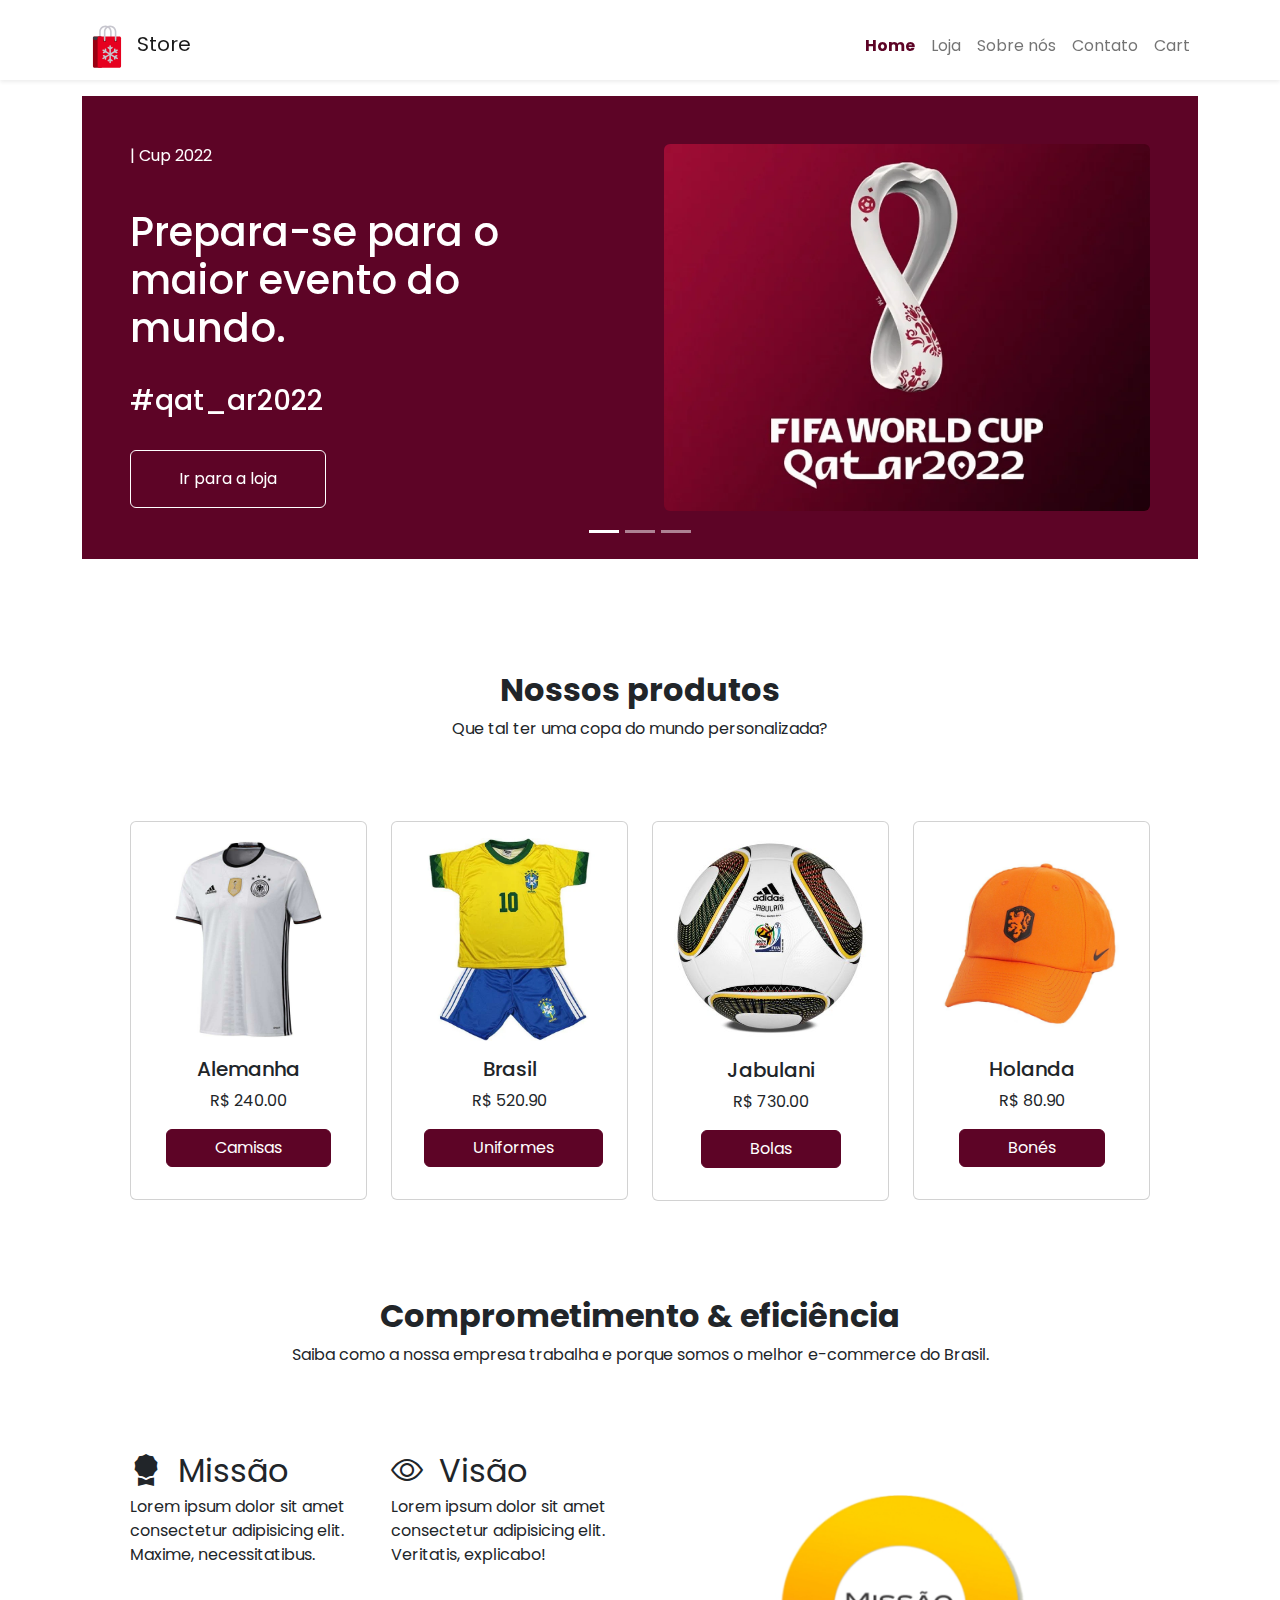
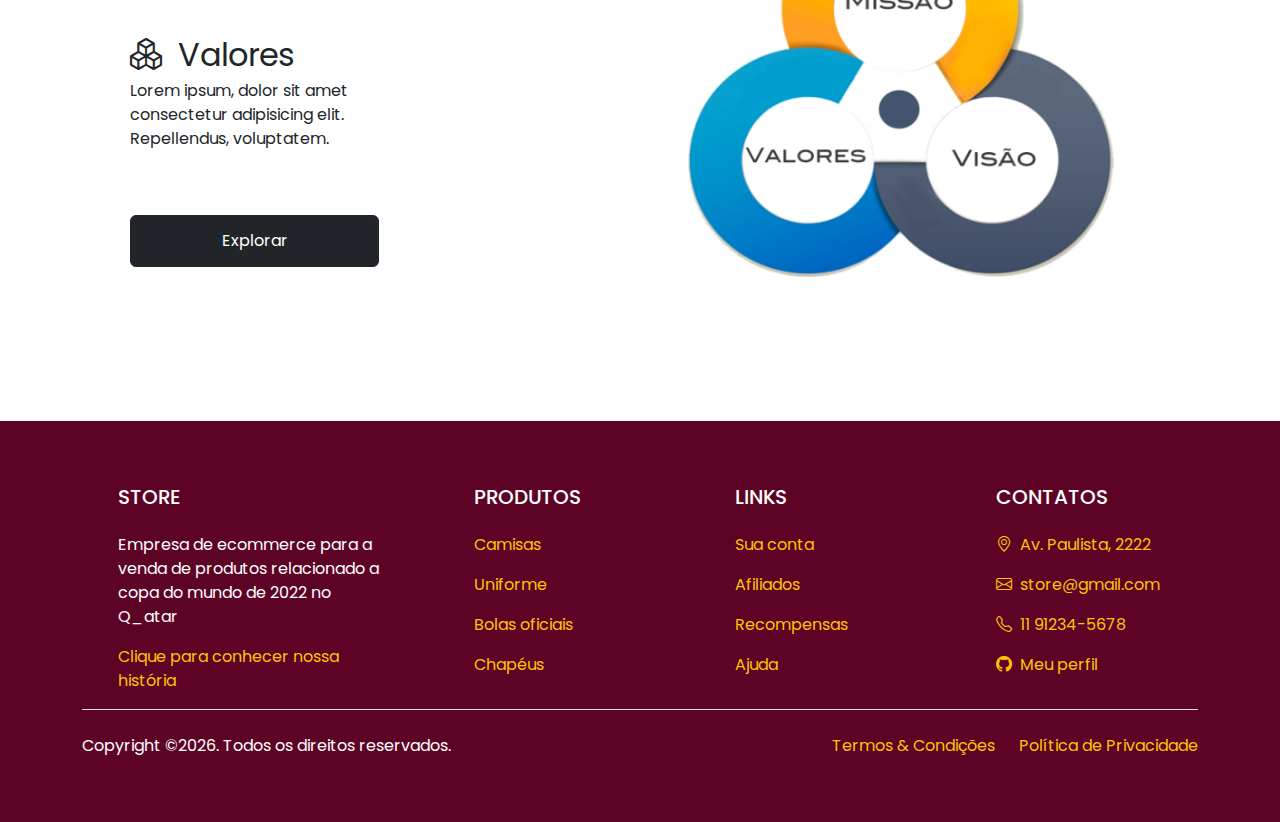
<file: index.html>
<!DOCTYPE html>
<html lang="pt-br">
  <head>
    <meta charset="UTF-8" />
    <meta http-equiv="X-UA-Compatible" content="IE=edge" />
    <meta name="viewport" content="width=device-width, initial-scale=1.0" />
    <link rel="stylesheet" href="../assets/css/bootstrap.min.css" />
    <link rel="stylesheet" href="https://cdn.jsdelivr.net/npm/bootstrap-icons@1.9.1/font/bootstrap-icons.css">
    <link
      rel="shortcut icon"
      href="../assets/images/favicon.ico"
      type="image/x-icon"
    />
    <link rel="stylesheet" href="../assets//css/style.css" />
    <title>Store Qat_ar 2022</title>
  </head>
  <body>
    <!-- start menu -->
    <nav
      class="navbar navbar navbar-expand-md pt-3 pb-1 shadow-sm fixed-top bg-second"
      arial-label="store navigation bar"
    >
      <div class="container-lg">
        <a class="navbar-brand " href="index.html">
          <img src="../assets/images/logo.svg" alt="Logo da Store" style="width: 50px;"/>
          <span>Store</span>
        </a>

        <button
          class="navbar-toggler"
          type="button"
          data-bs-toggle="collapse"
          data-bs-target="#navbars"
          aria-controls="navbars"
          aria-expanded="false"
          aria-label="Toggle navigation"
        >
          
          <svg class="navbar-toggler-icon" xmlns="http://www.w3.org/2000/svg" fill="none" viewBox="0 0 24 24" stroke-width="1.5" stroke="currentColor">
            <path stroke-linecap="round" stroke-linejoin="round" d="M3.75 6.75h16.5M3.75 12h16.5m-16.5 5.25h16.5" />
          </svg>
          
        </button>

        <div class="collapse navbar-collapse" id="navbars">
          <ul class="custom-navbar-nav navbar-nav ms-auto mb-2 mb-md-0">
            <li><a class="nav-link active" href="index.html">Home</a></li>
            <li><a class="nav-link" href="store.html">Loja</a></li>
            <li><a class="nav-link" href="about.html">Sobre nós</a></li>
            <li><a class="nav-link" href="contact.html">Contato</a></li>
            <li><a class="nav-link" href="cart.html">Cart</a></li>
          </ul>
        </div>
      </div>
    </nav>
    <!-- end menu-->


    
    <!-- start carousel -->
    <div class="container mt-5 pt-5">
      <div id="carouselExampleIndicators" class="carousel slide" data-bs-ride="true">
        <div class="carousel-indicators">
          <button type="button" data-bs-target="#carouselExampleIndicators" data-bs-slide-to="0" class="active" aria-current="true" aria-label="Slide 1"></button>
          <button type="button" data-bs-target="#carouselExampleIndicators" data-bs-slide-to="1" aria-label="Slide 2"></button>
          <button type="button" data-bs-target="#carouselExampleIndicators" data-bs-slide-to="2" aria-label="Slide 3"></button>
        </div>
        <div class="carousel-inner bg-primary">
          <div class="carousel-item active" data-bs-interval="5000">
            <div class="row justify-content-center p-5 g-5">
              <div class="col-12 col-md-6">
                <p class="text-white ">| Cup 2022</p>
                <p class="text-white h1 py-4">Prepara-se para o maior evento do mundo.</p>
                <p class="text-white h3 pb-4">#qat_ar2022</p>
                <a type="button" href="store.html" class="btn btn-outline-primary-banner px-5 py-3 mx-sm-auto">
                  Ir para a loja
                </a>
              </div>
              <div class="col-12 col-md-6 d-grid align-items-center  pt-md-0">
                <img src="../assets/images/banners/qatar.webp" class="img-fluid mw-100 rounded" alt="brasil t-shirt">
              </div>
            </div>
          </div>
          <div class="carousel-item" data-bs-interval="5000">
            <div class="row justify-content-center p-5 g-5">
              <div class="col-12 col-md-6">
                <p class="text-white ">| Cup 2022</p>
                <p class="text-white h1 py-4">Venha torcer </br>vestido de</br> <span class="text-green">Verde </span> e <span class="text-yellow">Amarelo </span></p>
                <p class="text-white h3 pb-4">#qat_ar2022</p>
                <a type="button" href="#" class="btn btn-outline-primary-banner px-5 py-3 mx-sm-auto">
                  Loja brasil
                </a>
              </div>
              <div class="col-12 col-md-6 d-grid align-items-center  pt-md-0">
                <img src="../assets/images/banners/brasil.png" class="img-fluid mw-100 rounded" alt="brasil t-shirt">
              </div>
            </div>
          </div>
          <div class="carousel-item" data-bs-interval="5000">
            <div class="row justify-content-center p-5 g-5">
              <div class="col-12 col-md-6">
                <p class="text-white ">| Cup 2022</p>
                <p class="text-white h1 py-4">Compre e jogue com as bolas oficiais das copas.</p>
                <p class="text-white h3 pb-4">#qat_ar2022</p>
                <a type="button" href="store.html#balls" class="btn btn-outline-primary-banner px-5 py-3 ">
                  Verificar
                </a>
              </div>
              <div class="col-12 col-md-6 d-grid align-items-center  pt-md-0">
                <img src="../assets/images/banners/ball.PNG" class="img-fluid mw-100 rounded" alt="brasil t-shirt">
              </div>
            </div>
          </div>
        </div>
        
      </div>
    </div>
    <!-- end carousel -->

    <!-- start section product -->
    <section class="container mt-5 pt-3 pb-5 ">
      <!-- Our products -->
      <div class="row justify-content-center px-5">
        <div class="text-center my-5 pb-3">
          <p class="h2 fw-bold">Nossos produtos</p>
          <p>Que tal ter uma copa do mundo personalizada?</p>
        </div>
        <div class="col-12 col-sm-6 col-md-4 col-lg-3 mb-5">
          <div class="card justify-content-center p-3">
            <img src="../assets/images/t-shirt/germany.jpg" class="card-img-top" alt="...">
            <div class="card-body text-center">
              <p class="card-text h5">Alemanha</p>
              <p class="card-text">R$ 240.00</p>
              <a href="store.html#t-shirts" class="btn btn-primary px-lg-4 px-sm-3 px-lg-5">Camisas</a>
            </div>
          </div>
        </div>
        <div class="col-12 col-sm-6 col-md-4 col-lg-3 mb-5">
          <div class="card justify-content-center p-3">
            <img src="../assets/images/uniform/brasil.webp" class="card-img-top" alt="...">
            <div class="card-body text-center">
              <p class="card-text h5">Brasil</p>
              <p class="card-text">R$ 520.90</p>
              <a href="store.html#uniforms" class="btn btn-primary px-lg-4 px-sm-3 px-lg-5">Uniformes</a>
            </div>
          </div>
        </div>
        <div class="col-12 col-sm-6 col-md-4 col-lg-3 mb-5">
          <div class="card justify-content-center p-3">
            <img src="../assets/images/balls/jabulani_2010.jpg" class="card-img-top" alt="...">
            <div class="card-body text-center">
              <p class="card-text h5">Jabulani</p>
              <p class="card-text">R$ 730.00</p>
              <a href="store.html#balls" class="btn btn-primary px-lg-4 px-sm-3 px-lg-5">Bolas</a>
            </div>
          </div>
        </div>
        <div class="col-12 col-sm-6 col-md-4 col-lg-3 mb-5">
          <div class="card justify-content-center p-3">
            <img src="../assets/images/hats/holanda.jpg" class="card-img-top" alt="...">
            <div class="card-body text-center">
              <p class="card-text h5">Holanda</p>
              <p class="card-text">R$ 80.90</p>
              <a href="store.html#hats" class="btn btn-primary px-lg-4 px-sm-3 px-lg-5">Bonés</a>
            </div>
          </div>
        </div>
      </div>

      <!-- More details -->
      <div class="row justify-content-center px-5">
        <div class="text-center my-5 pb-3">
          <p class="h2 fw-bold">Comprometimento 	&amp; eficiência</p>
          <p> Saiba como a nossa empresa trabalha e porque somos o melhor e-commerce do Brasil.</p>
        </div>
        <div class="col-12 col-md-6 mb-5">
          <div class="row">
            <div class="col-12 col-md-6 mb-5">
              <div class="icon">
                <i class="bi bi-award-fill me-3"></i>Missão
              </div>
              <p>Lorem ipsum dolor sit amet consectetur adipisicing elit. Maxime, necessitatibus.</p>
            </div>
            <div class="col-12 col-md-6 mb-5">
              <div class="icon">
                <i class="bi bi-eye me-3"></i>Visão
              </div>
              <p>Lorem ipsum dolor sit amet consectetur adipisicing elit. Veritatis, explicabo!</p>
            </div>
            <div class="col-12 col-md-6 mb-5">
              <div class="icon">
                <i class="bi bi-boxes me-3"></i>Valores
              </div>
              <p>Lorem ipsum, dolor sit amet consectetur adipisicing elit. Repellendus, voluptatem.</p>
            </div>
          </div>
          <button class="btn btn-dark w-50">
            <a href="about.html" class="btn text-white w-100">Explorar</a>
          </button>
        </div>
        <div class="col-12 col-md-6 mb-5 p-lg-5">
          <img src="../assets/images/banners/company_values.jpg" class="img-fluid">
        </div>
      </div>

    </section>
    <!-- end section product -->


    <!-- start footer -->
    <footer class="bg-primary py-5">
      <div class="container  text-md-left ">
        <div class="row text-md-left">
          <div class="col-md-3 col-lg-3 col-xl-3 mx-auto mt-3">
            <p class="h5 w-bold text-uppercase text-white mb-4">Store</p>
            <p class="text-white">
              Empresa de ecommerce para a venda de produtos relacionado a copa do mundo de 2022 no  Q_atar
            </p>
            <p><a href="about.html" class="text-warning mb-3">Clique para conhecer nossa história</a></p>
          </div>
          <div class="col-md-2 col-lg-2 col-xl-2 mx-auto mt-3">
            <p class="h5 w-bold text-uppercase text-white mb-4">Produtos</p>
            <p>
              <a href="store.html#t-shirts" class="text-warning">Camisas</a>
            </p>
            <p>
              <a href="store.html#uniforms" class="text-warning">Uniforme</a>
            </p>
            <p>
              <a href="store.html#balls" class="text-warning">Bolas oficiais</a>
            </p>
            <p>
              <a href="store.html#hats" class="text-warning">Chapéus</a>
            </p>
          </div>

          <div class="col-md-3 col-lg-2 col-xl-2 mx-auto mt-3">
            <p class="h5 w-bold text-uppercase text-white mb-4">Links</p>
            <p>
              <a href="#" class="text-warning">Sua conta</a>
            </p>
            <p>
              <a href="#" class="text-warning">Afiliados</a>
            </p>
            <p>
              <a href="#" class="text-warning">Recompensas</a>
            </p>
            <p>
              <a href="#" class="text-warning">Ajuda</a>
            </p>
          </div>

          <div class="col-md-3 col-lg-2 col-xl-2 mx-auto mt-3">
            <p class="h5 w-bold text-uppercase text-white mb-4">Contatos</p>
            <p>
              <a href="#" class="text-warning d-flex gap-2"><i class="bi bi-geo-alt"></i>Av. Paulista, 2222</a>
            </p>
            <p>
              <a href="#" class="text-warning d-flex gap-2"><i class="bi bi-envelope"></i>store@gmail.com</a>
            </p>
            <p>
              <a href="#" class="text-warning d-flex gap-2"><i class="bi bi-telephone"></i>11 91234-5678</a>
            </p>
            <p>
              <a href="https://github.com/Jabes-Enock" target="_blank" class="text-warning d-flex gap-2"><i class="bi bi-github"></i>Meu perfil</a>
            </p>
          </div>
        </div>
        <div class="border-top">
					<div class="row pt-4">
						<div class="col-lg-6">
							<p class="mb-2 text-center text-lg-start text-white">Copyright &copy;<script>document.write(new Date().getFullYear());</script>. Todos os direitos reservados.</a></p>
						</div>

						<div class="col-lg-6 text-center text-lg-end">
							<ul class="list-unstyled d-inline-flex ms-auto">
								<li class="me-4"><a href="#"  class="text-warning">Termos &amp; Condições</a></li>
								<li ><a href="#" class="text-warning">Política de Privacidade</a></li>
							</ul>
						</div>

					</div>
				</div>
      </div>
      
    </footer>
    <!-- end footer -->

    <script src="../js/bootstrap.bundle.min.js"></script>
  </body>
</html>
</file>
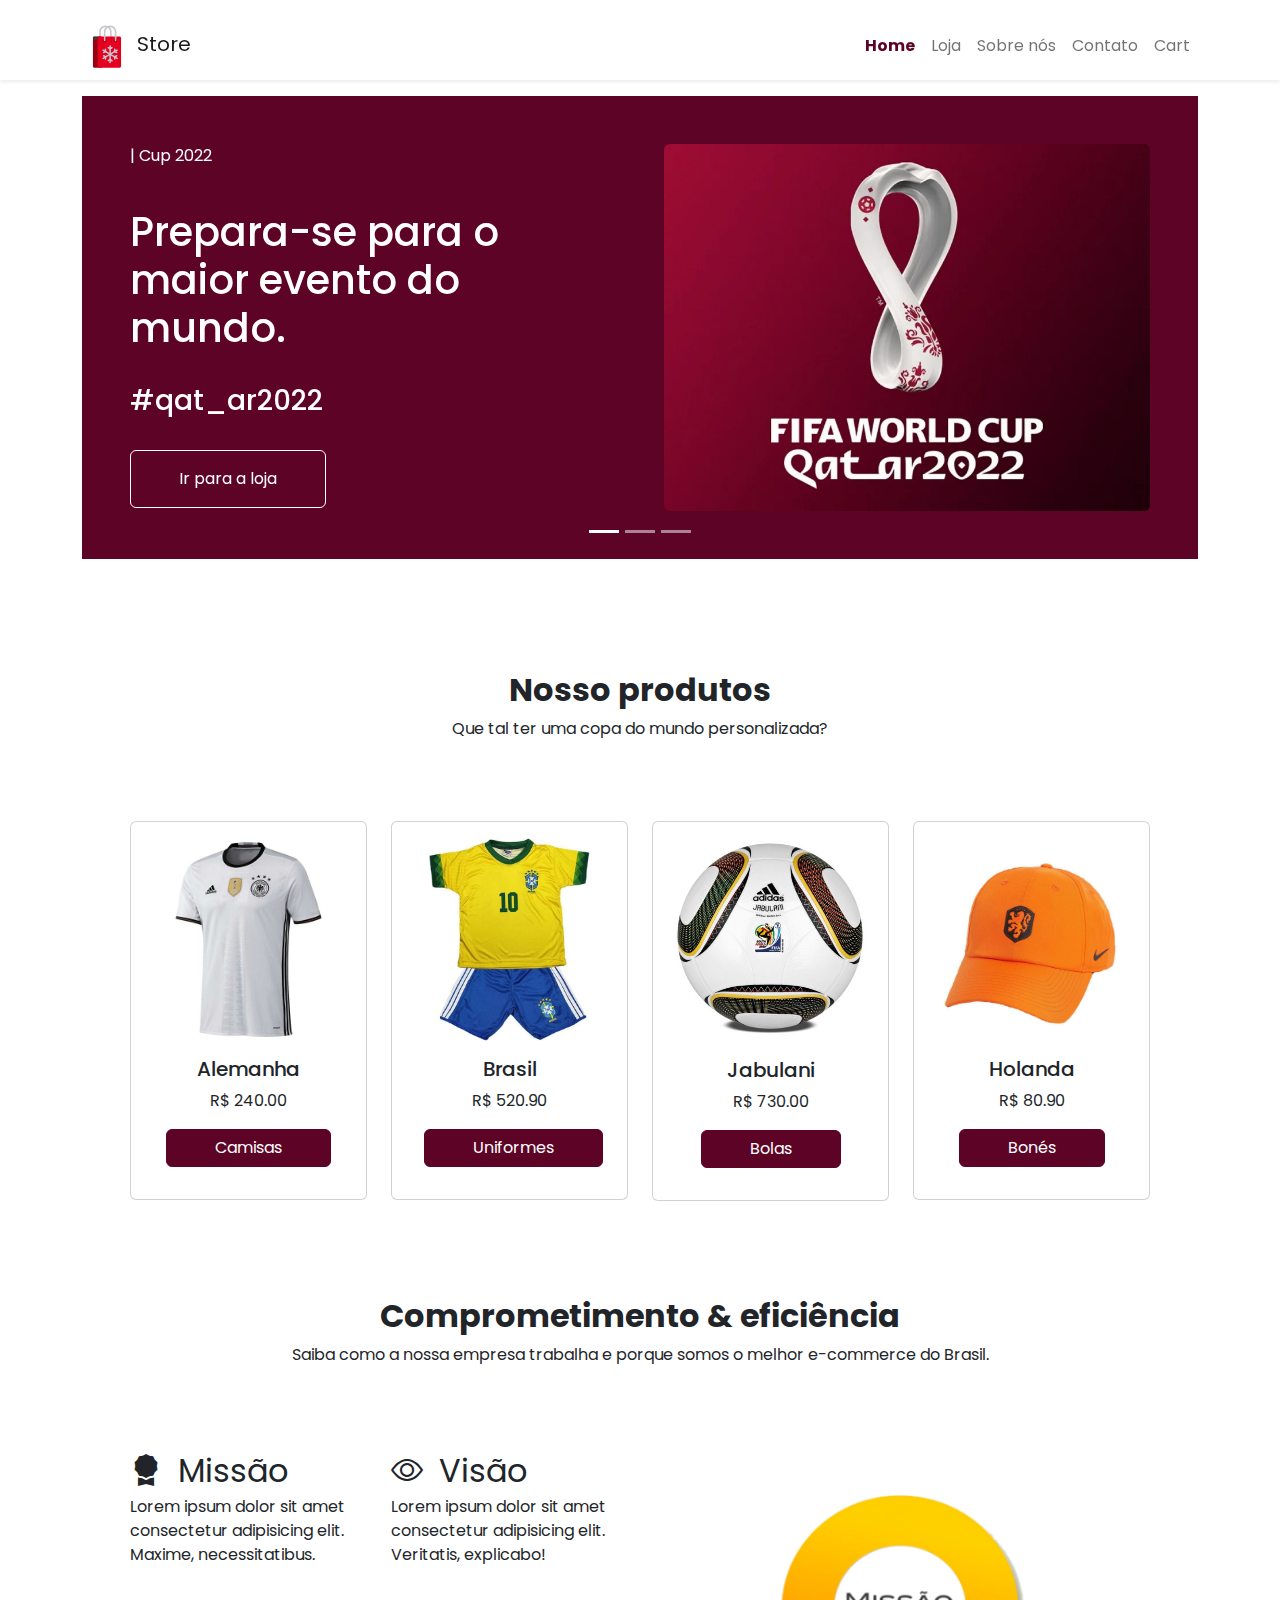
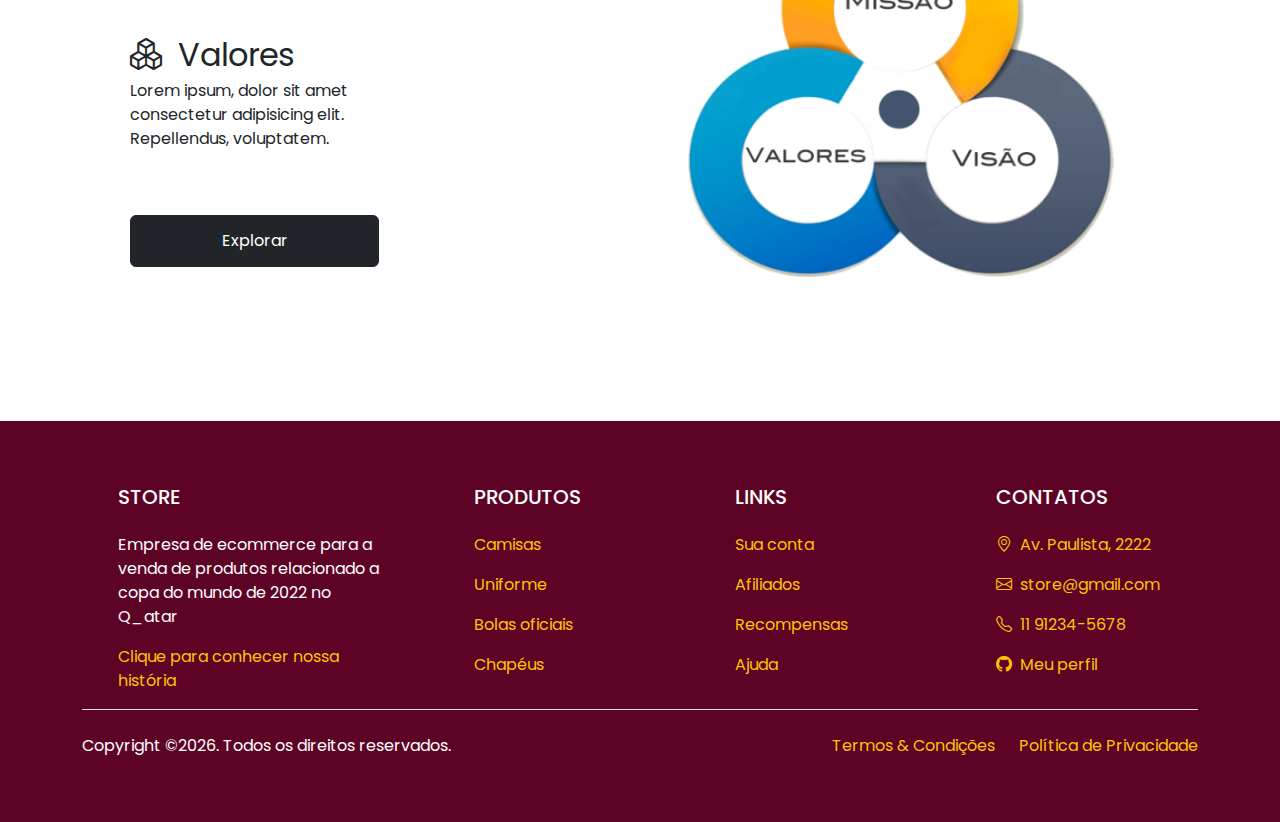
<file: pages/index.html>
<!DOCTYPE html>
<html lang="pt-br">
  <head>
    <meta charset="UTF-8" />
    <meta http-equiv="X-UA-Compatible" content="IE=edge" />
    <meta name="viewport" content="width=device-width, initial-scale=1.0" />
    <link rel="stylesheet" href="../assets/css/bootstrap.min.css" />
    <link rel="stylesheet" href="https://cdn.jsdelivr.net/npm/bootstrap-icons@1.9.1/font/bootstrap-icons.css">
    <link
      rel="shortcut icon"
      href="../assets/images/favicon.ico"
      type="image/x-icon"
    />
    <link rel="stylesheet" href="../assets//css/style.css" />
    <title>Store Qat_ar 2022</title>
  </head>
  <body>
    <!-- start menu -->
    <nav
      class="navbar navbar navbar-expand-md pt-3 pb-1 shadow-sm fixed-top bg-second"
      arial-label="store navigation bar"
    >
      <div class="container-lg">
        <a class="navbar-brand " href="index.html">
          <img src="../assets/images/logo.svg" alt="Logo da Store" style="width: 50px;"/>
          <span>Store</span>
        </a>

        <button
          class="navbar-toggler"
          type="button"
          data-bs-toggle="collapse"
          data-bs-target="#navbars"
          aria-controls="navbars"
          aria-expanded="false"
          aria-label="Toggle navigation"
        >
          
          <svg class="navbar-toggler-icon" xmlns="http://www.w3.org/2000/svg" fill="none" viewBox="0 0 24 24" stroke-width="1.5" stroke="currentColor">
            <path stroke-linecap="round" stroke-linejoin="round" d="M3.75 6.75h16.5M3.75 12h16.5m-16.5 5.25h16.5" />
          </svg>
          
        </button>

        <div class="collapse navbar-collapse" id="navbars">
          <ul class="custom-navbar-nav navbar-nav ms-auto mb-2 mb-md-0">
            <li><a class="nav-link active" href="index.html">Home</a></li>
            <li><a class="nav-link" href="store.html">Loja</a></li>
            <li><a class="nav-link" href="about.html">Sobre nós</a></li>
            <li><a class="nav-link" href="contact.html">Contato</a></li>
            <li><a class="nav-link" href="cart.html">Cart</a></li>
          </ul>
        </div>
      </div>
    </nav>
    <!-- end menu-->


    
    <!-- start carousel -->
    <div class="container mt-5 pt-5">
      <div id="carouselExampleIndicators" class="carousel slide" data-bs-ride="true">
        <div class="carousel-indicators">
          <button type="button" data-bs-target="#carouselExampleIndicators" data-bs-slide-to="0" class="active" aria-current="true" aria-label="Slide 1"></button>
          <button type="button" data-bs-target="#carouselExampleIndicators" data-bs-slide-to="1" aria-label="Slide 2"></button>
          <button type="button" data-bs-target="#carouselExampleIndicators" data-bs-slide-to="2" aria-label="Slide 3"></button>
        </div>
        <div class="carousel-inner bg-primary">
          <div class="carousel-item active" data-bs-interval="5000">
            <div class="row justify-content-center p-5 g-5">
              <div class="col-12 col-md-6">
                <p class="text-white ">| Cup 2022</p>
                <p class="text-white h1 py-4">Prepara-se para o maior evento do mundo.</p>
                <p class="text-white h3 pb-4">#qat_ar2022</p>
                <a type="button" href="store.html" class="btn btn-outline-primary-banner px-5 py-3 mx-sm-auto">
                  Ir para a loja
                </a>
              </div>
              <div class="col-12 col-md-6 d-grid align-items-center  pt-md-0">
                <img src="../assets/images/banners/qatar.webp" class="img-fluid mw-100 rounded" alt="brasil t-shirt">
              </div>
            </div>
          </div>
          <div class="carousel-item" data-bs-interval="5000">
            <div class="row justify-content-center p-5 g-5">
              <div class="col-12 col-md-6">
                <p class="text-white ">| Cup 2022</p>
                <p class="text-white h1 py-4">Venha torcer </br>vestido de</br> <span class="text-green">Verde </span> e <span class="text-yellow">Amarelo </span></p>
                <p class="text-white h3 pb-4">#qat_ar2022</p>
                <a type="button" href="#" class="btn btn-outline-primary-banner px-5 py-3 mx-sm-auto">
                  Loja brasil
                </a>
              </div>
              <div class="col-12 col-md-6 d-grid align-items-center  pt-md-0">
                <img src="../assets/images/banners/brasil.png" class="img-fluid mw-100 rounded" alt="brasil t-shirt">
              </div>
            </div>
          </div>
          <div class="carousel-item" data-bs-interval="5000">
            <div class="row justify-content-center p-5 g-5">
              <div class="col-12 col-md-6">
                <p class="text-white ">| Cup 2022</p>
                <p class="text-white h1 py-4">Compre e jogue com as bolas oficiais das copas.</p>
                <p class="text-white h3 pb-4">#qat_ar2022</p>
                <a type="button" href="store.html#balls" class="btn btn-outline-primary-banner px-5 py-3 ">
                  Verificar
                </a>
              </div>
              <div class="col-12 col-md-6 d-grid align-items-center  pt-md-0">
                <img src="../assets/images/banners/ball.PNG" class="img-fluid mw-100 rounded" alt="brasil t-shirt">
              </div>
            </div>
          </div>
        </div>
        
      </div>
    </div>
    <!-- end carousel -->

    <!-- start section product -->
    <section class="container mt-5 pt-3 pb-5 ">
      <!-- Our products -->
      <div class="row justify-content-center px-5">
        <div class="text-center my-5 pb-3">
          <p class="h2 fw-bold">Nosso produtos</p>
          <p>Que tal ter uma copa do mundo personalizada?</p>
        </div>
        <div class="col-12 col-sm-6 col-md-4 col-lg-3 mb-5">
          <div class="card justify-content-center p-3">
            <img src="../assets/images/t-shirt/germany.jpg" class="card-img-top" alt="...">
            <div class="card-body text-center">
              <p class="card-text h5">Alemanha</p>
              <p class="card-text">R$ 240.00</p>
              <a href="store.html#t-shirts" class="btn btn-primary px-lg-4 px-sm-3 px-lg-5">Camisas</a>
            </div>
          </div>
        </div>
        <div class="col-12 col-sm-6 col-md-4 col-lg-3 mb-5">
          <div class="card justify-content-center p-3">
            <img src="../assets/images/uniform/brasil.webp" class="card-img-top" alt="...">
            <div class="card-body text-center">
              <p class="card-text h5">Brasil</p>
              <p class="card-text">R$ 520.90</p>
              <a href="store.html#uniforms" class="btn btn-primary px-lg-4 px-sm-3 px-lg-5">Uniformes</a>
            </div>
          </div>
        </div>
        <div class="col-12 col-sm-6 col-md-4 col-lg-3 mb-5">
          <div class="card justify-content-center p-3">
            <img src="../assets/images/balls/jabulani_2010.jpg" class="card-img-top" alt="...">
            <div class="card-body text-center">
              <p class="card-text h5">Jabulani</p>
              <p class="card-text">R$ 730.00</p>
              <a href="store.html#balls" class="btn btn-primary px-lg-4 px-sm-3 px-lg-5">Bolas</a>
            </div>
          </div>
        </div>
        <div class="col-12 col-sm-6 col-md-4 col-lg-3 mb-5">
          <div class="card justify-content-center p-3">
            <img src="../assets/images/hats/holanda.jpg" class="card-img-top" alt="...">
            <div class="card-body text-center">
              <p class="card-text h5">Holanda</p>
              <p class="card-text">R$ 80.90</p>
              <a href="store.html#hats" class="btn btn-primary px-lg-4 px-sm-3 px-lg-5">Bonés</a>
            </div>
          </div>
        </div>
      </div>

      <!-- More details -->
      <div class="row justify-content-center px-5">
        <div class="text-center my-5 pb-3">
          <p class="h2 fw-bold">Comprometimento 	&amp; eficiência</p>
          <p> Saiba como a nossa empresa trabalha e porque somos o melhor e-commerce do Brasil.</p>
        </div>
        <div class="col-12 col-md-6 mb-5">
          <div class="row">
            <div class="col-12 col-md-6 mb-5">
              <div class="icon">
                <i class="bi bi-award-fill me-3"></i>Missão
              </div>
              <p>Lorem ipsum dolor sit amet consectetur adipisicing elit. Maxime, necessitatibus.</p>
            </div>
            <div class="col-12 col-md-6 mb-5">
              <div class="icon">
                <i class="bi bi-eye me-3"></i>Visão
              </div>
              <p>Lorem ipsum dolor sit amet consectetur adipisicing elit. Veritatis, explicabo!</p>
            </div>
            <div class="col-12 col-md-6 mb-5">
              <div class="icon">
                <i class="bi bi-boxes me-3"></i>Valores
              </div>
              <p>Lorem ipsum, dolor sit amet consectetur adipisicing elit. Repellendus, voluptatem.</p>
            </div>
          </div>
          <button class="btn btn-dark w-50">
            <a href="about.html" class="btn text-white w-100">Explorar</a>
          </button>
        </div>
        <div class="col-12 col-md-6 mb-5 p-lg-5">
          <img src="../assets/images/banners/company_values.jpg" class="img-fluid">
        </div>
      </div>

    </section>
    <!-- end section product -->


    <!-- start footer -->
    <footer class="bg-primary py-5">
      <div class="container  text-md-left ">
        <div class="row text-md-left">
          <div class="col-md-3 col-lg-3 col-xl-3 mx-auto mt-3">
            <p class="h5 w-bold text-uppercase text-white mb-4">Store</p>
            <p class="text-white">
              Empresa de ecommerce para a venda de produtos relacionado a copa do mundo de 2022 no  Q_atar
            </p>
            <p><a href="about.html" class="text-warning mb-3">Clique para conhecer nossa história</a></p>
          </div>
          <div class="col-md-2 col-lg-2 col-xl-2 mx-auto mt-3">
            <p class="h5 w-bold text-uppercase text-white mb-4">Produtos</p>
            <p>
              <a href="store.html#t-shirts" class="text-warning">Camisas</a>
            </p>
            <p>
              <a href="store.html#uniforms" class="text-warning">Uniforme</a>
            </p>
            <p>
              <a href="store.html#balls" class="text-warning">Bolas oficiais</a>
            </p>
            <p>
              <a href="store.html#hats" class="text-warning">Chapéus</a>
            </p>
          </div>

          <div class="col-md-3 col-lg-2 col-xl-2 mx-auto mt-3">
            <p class="h5 w-bold text-uppercase text-white mb-4">Links</p>
            <p>
              <a href="#" class="text-warning">Sua conta</a>
            </p>
            <p>
              <a href="#" class="text-warning">Afiliados</a>
            </p>
            <p>
              <a href="#" class="text-warning">Recompensas</a>
            </p>
            <p>
              <a href="#" class="text-warning">Ajuda</a>
            </p>
          </div>

          <div class="col-md-3 col-lg-2 col-xl-2 mx-auto mt-3">
            <p class="h5 w-bold text-uppercase text-white mb-4">Contatos</p>
            <p>
              <a href="#" class="text-warning d-flex gap-2"><i class="bi bi-geo-alt"></i>Av. Paulista, 2222</a>
            </p>
            <p>
              <a href="#" class="text-warning d-flex gap-2"><i class="bi bi-envelope"></i>store@gmail.com</a>
            </p>
            <p>
              <a href="#" class="text-warning d-flex gap-2"><i class="bi bi-telephone"></i>11 91234-5678</a>
            </p>
            <p>
              <a href="https://github.com/Jabes-Enock" target="_blank" class="text-warning d-flex gap-2"><i class="bi bi-github"></i>Meu perfil</a>
            </p>
          </div>
        </div>
        <div class="border-top">
					<div class="row pt-4">
						<div class="col-lg-6">
							<p class="mb-2 text-center text-lg-start text-white">Copyright &copy;<script>document.write(new Date().getFullYear());</script>. Todos os direitos reservados.</a></p>
						</div>

						<div class="col-lg-6 text-center text-lg-end">
							<ul class="list-unstyled d-inline-flex ms-auto">
								<li class="me-4"><a href="#"  class="text-warning">Termos &amp; Condições</a></li>
								<li ><a href="#" class="text-warning">Política de Privacidade</a></li>
							</ul>
						</div>

					</div>
				</div>
      </div>
      
    </footer>
    <!-- end footer -->

    <script src="../js/bootstrap.bundle.min.js"></script>
  </body>
</html>
</file>
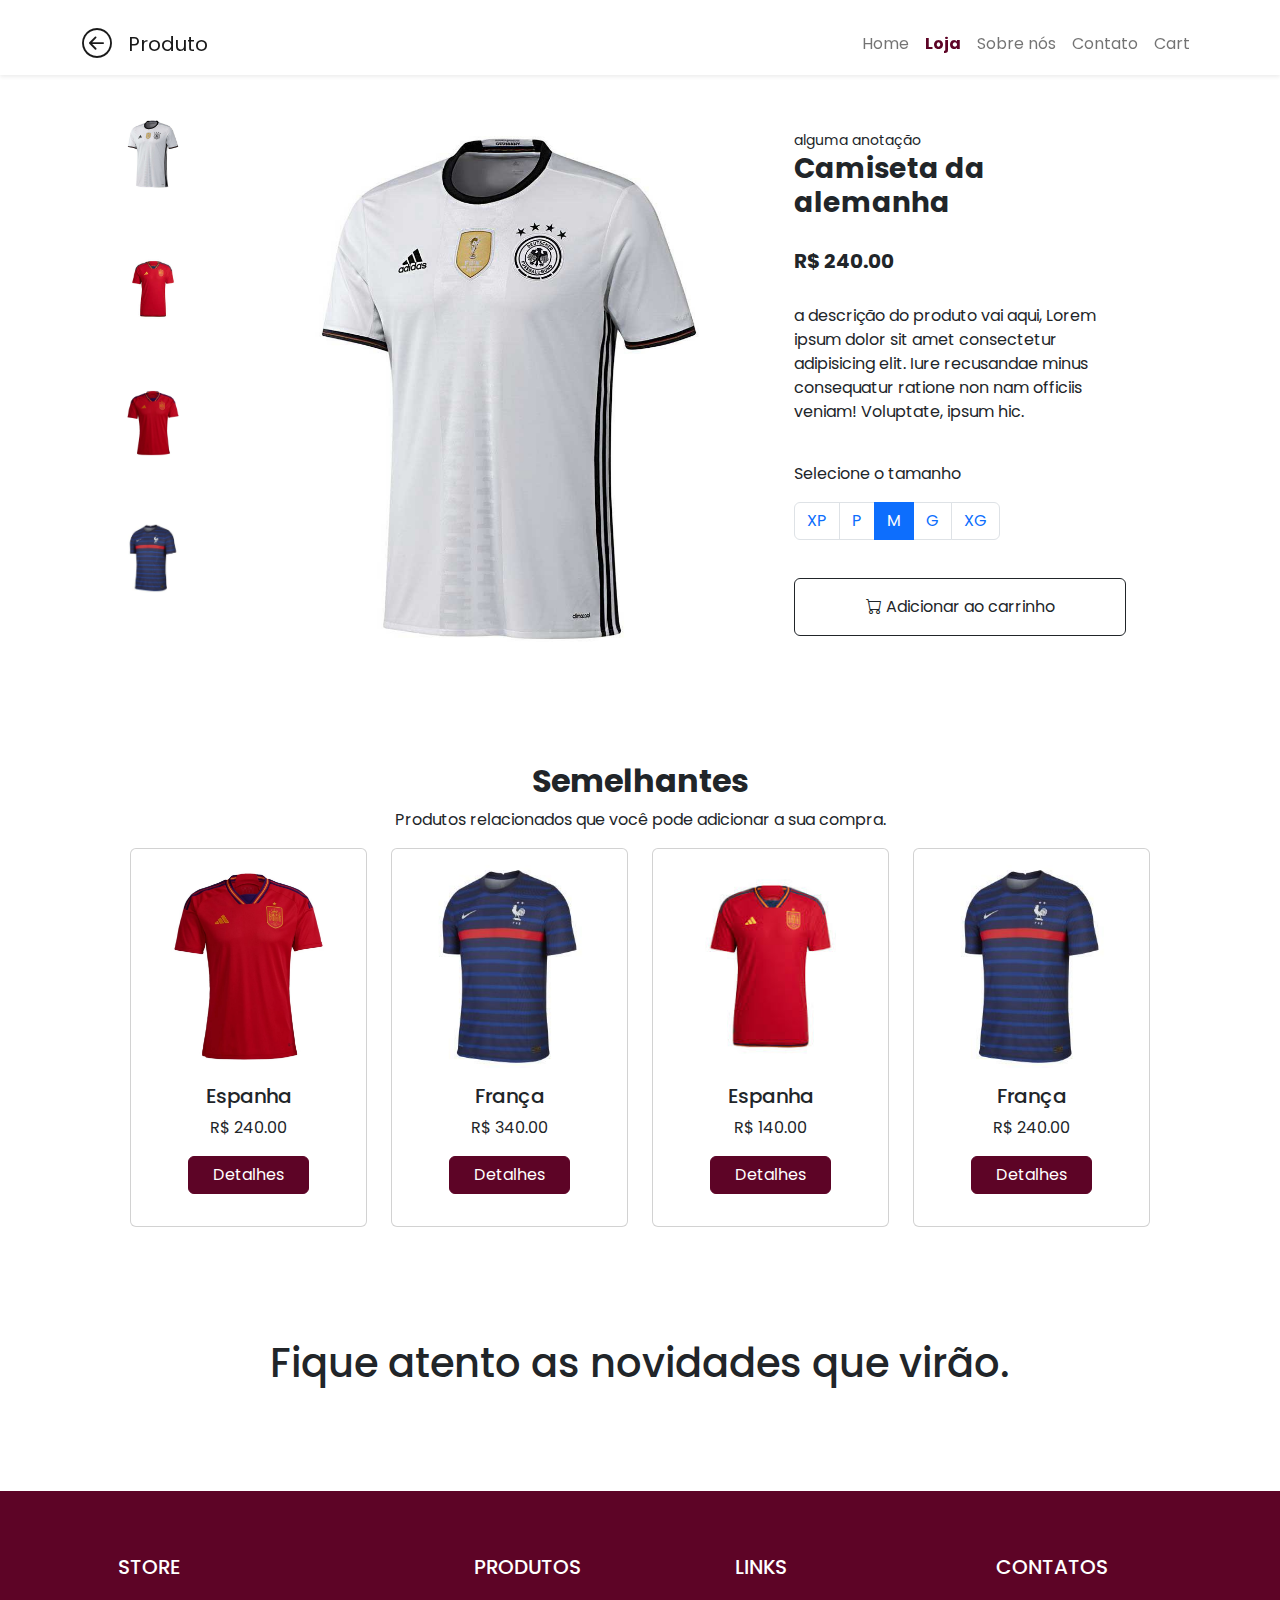
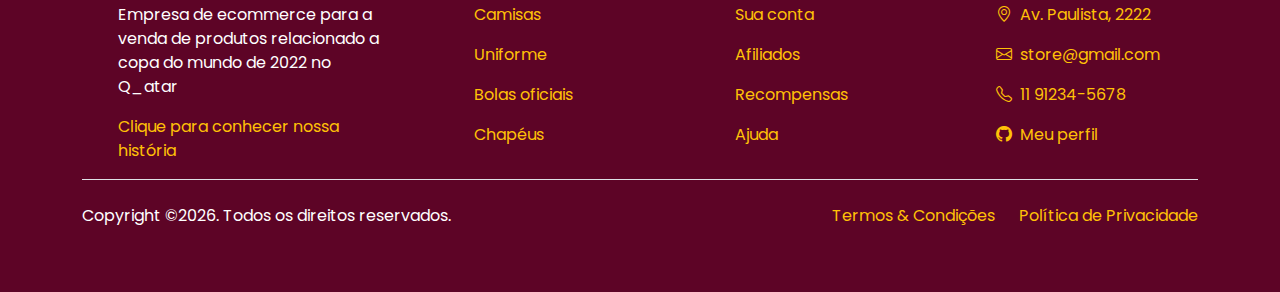
<file: _product.html>
<!DOCTYPE html>
<html lang="pt-br">
  <head>
    <meta charset="UTF-8" />
    <meta http-equiv="X-UA-Compatible" content="IE=edge" />
    <meta name="viewport" content="width=device-width, initial-scale=1.0" />
    <link rel="stylesheet" href="../assets/css/bootstrap.min.css" />
    <link rel="stylesheet" href="https://cdn.jsdelivr.net/npm/bootstrap-icons@1.9.1/font/bootstrap-icons.css">
    <link
      rel="shortcut icon"
      href="../assets/images/favicon.ico"
      type="image/x-icon"
    />
    <link rel="stylesheet" href="../assets//css/style.css" />
    <title>Store Qat_ar 2022</title>
  </head>
  <body>
    <!-- start menu -->
    <nav
      class="navbar navbar navbar-expand-md pt-3 pb-1 shadow-sm fixed-top bg-second"
      arial-label="store navigation bar"
    >
      <div class="container-lg">
        <a class="navbar-brand d-flex align-items-center" href="store.html">
          <i class="bi bi-arrow-left-circle" style="font-size: 30px; margin-right: 1rem;"></i>
          Produto
        </a>
        <button
          class="navbar-toggler"
          type="button"
          data-bs-toggle="collapse"
          data-bs-target="#navbars"
          aria-controls="navbars"
          aria-expanded="false"
          aria-label="Toggle navigation"
        >
          
          <svg class="navbar-toggler-icon" xmlns="http://www.w3.org/2000/svg" fill="none" viewBox="0 0 24 24" stroke-width="1.5" stroke="currentColor">
            <path stroke-linecap="round" stroke-linejoin="round" d="M3.75 6.75h16.5M3.75 12h16.5m-16.5 5.25h16.5" />
          </svg>
          
        </button>
        <div class="collapse navbar-collapse" id="navbars">
          <ul class="custom-navbar-nav navbar-nav ms-auto mb-2 mb-md-0">
            <li><a class="nav-link" href="index.html">Home</a></li>
            <li><a class="nav-link active" href="store.html">Loja</a></li>
            <li><a class="nav-link" href="about.html">Sobre nós</a></li>
            <li><a class="nav-link" href="contact.html">Contato</a></li>
            <li><a class="nav-link" href="cart.html">Cart</a></li>
          </ul>
        </div>
        
      </div>
    </nav>
    <!-- end menu-->

    <!-- start section product -->
    <section class="container mt-5 pt-3 pb-5 ">
      <div class="row mt-5 ">
        <div class="col-12 col-md-2 row gy-0 d-none d-md-flex justify-content-center ">
          <a class="btn">
            <img src="../assets/images/t-shirt/germany.jpg" class="card-img-top w-50" alt="...">
          </a>
          <a class="btn">
            <img src="../assets/images/t-shirt/spanish.jpg" class="card-img-top w-50" alt="...">
          </a>
          <a class="btn">
            <img src="../assets/images/t-shirt/spanish.webp" class="card-img-top w-50" alt="...">
          </a>
          <a class="btn">
            <img src="../assets/images/t-shirt/french.jpg" class="card-img-top w-50" alt="...">
          </a>
        </div>
        <div class="col-12 col-md-6 row gy-2">
          <img src="../assets/images/t-shirt/germany.jpg" class="card-img-top" alt="...">
        </div>
        <div class="col-12 col-md-4 row gy-2">
          <div>
            <small>alguma anotação</small>
            <p class="h3 fw-bold">Camiseta da alemanha</p>
          </div>
          <p class="h5 fw-bold">R$ 240.00</p>
          <p>a descrição do produto vai aqui, Lorem ipsum dolor sit amet consectetur adipisicing elit. Iure recusandae minus consequatur ratione non nam officiis veniam! Voluptate, ipsum hic.</p>
          <div>
            <p>Selecione o tamanho</p>
            <nav aria-label="Page navigation example">
              <ul class="pagination">
                <li class="page-item"><a class="page-link" href="#">XP</a></li>
                <li class="page-item"><a class="page-link" href="#">P</a></li>
                <li class="page-item active"><a class="page-link" href="#">M</a></li>
                <li class="page-item"><a class="page-link" href="#">G</a></li>
                <li class="page-item"><a class="page-link" href="#">XG</a></li>
              </ul>
            </nav>
          </div>
          <div class="text-left">
            <a type="button" href="cart.html" class="btn btn-outline-dark px-5 py-3 w-100">
              <i class="bi bi-cart"></i>
              Adicionar ao carrinho
            </a>
          </div>
        </div>
      </div>
        
    </section>
    <!-- end section product -->

    <!-- start section-options -->
    <section class="container mt-5 pt-3 pb-5 ">
      <!-- t-shirt -->
      <div class="row justify-content-center px-5">
        <div class="text-center ">
          <p class="h2 fw-bold">Semelhantes</p>
          <p >Produtos relacionados que você pode adicionar a sua compra.</p>
        </div>
        <div class="col-12 col-sm-6 col-md-4 col-lg-3 mb-5">
          <div class="card justify-content-center p-3">
            <img src="../assets/images/t-shirt/spanish.webp" class="card-img-top" alt="...">
            <div class="card-body text-center">
              <p class="card-text h5">Espanha</p>
              <p class="card-text">R$ 240.00</p>
              <a href="_product.html" class="btn btn-primary px-lg-4 px-sm-3 px-5">Detalhes</a>
            </div>
          </div>
        </div>
        <div class="col-12 col-sm-6 col-md-4 col-lg-3 mb-5">
          <div class="card justify-content-center p-3">
            <img src="../assets/images/t-shirt/french.jpg" class="card-img-top" alt="...">
            <div class="card-body text-center">
              <p class="card-text h5">França</p>
              <p class="card-text">R$ 340.00</p>
              <a href="#" class="btn btn-primary px-lg-4 px-sm-3 px-5">Detalhes</a>
            </div>
          </div>
        </div>
        <div class="col-12 col-sm-6 col-md-4 col-lg-3 mb-5">
          <div class="card justify-content-center p-3">
            <img src="../assets/images/t-shirt/spanish.jpg" class="card-img-top" alt="...">
            <div class="card-body text-center">
              <p class="card-text h5">Espanha</p>
              <p class="card-text">R$ 140.00</p>
              <a href="#" class="btn btn-primary px-lg-4 px-sm-3 px-5">Detalhes</a>
            </div>
          </div>
        </div>
        <div class="col-12 col-sm-6 col-md-4 col-lg-3 mb-5">
          <div class="card justify-content-center p-3">
            <img src="../assets/images/t-shirt/french.jpg" class="card-img-top" alt="...">
            <div class="card-body text-center">
              <p class="card-text h5">França</p>
              <p class="card-text">R$ 240.00</p>
              <a href="#" class="btn btn-primary px-lg-4 px-sm-3 px-5">Detalhes</a>
            </div>
          </div>
        </div>
      </div>
    </section>
    <!-- end section-options -->

    <div class="container mb-5 pt-3 pb-5 text-center">
      <p class="h1">Fique atento as novidades que virão.</p>
    </div>


    <!-- start footer -->
    <footer class="bg-primary py-5">
      <div class="container  text-md-left ">
        <div class="row text-md-left">
          <div class="col-md-3 col-lg-3 col-xl-3 mx-auto mt-3">
            <p class="h5 w-bold text-uppercase text-white mb-4">Store</p>
            <p class="text-white">
              Empresa de ecommerce para a venda de produtos relacionado a copa do mundo de 2022 no  Q_atar
            </p>
            <p><a href="about.html" class="text-warning mb-3">Clique para conhecer nossa história</a></p>
          </div>
          <div class="col-md-2 col-lg-2 col-xl-2 mx-auto mt-3">
            <p class="h5 w-bold text-uppercase text-white mb-4">Produtos</p>
            <p>
              <a href="store.html#t-shirts" class="text-warning">Camisas</a>
            </p>
            <p>
              <a href="store.html#uniforms" class="text-warning">Uniforme</a>
            </p>
            <p>
              <a href="store.html#balls" class="text-warning">Bolas oficiais</a>
            </p>
            <p>
              <a href="store.html#hats" class="text-warning">Chapéus</a>
            </p>
          </div>

          <div class="col-md-3 col-lg-2 col-xl-2 mx-auto mt-3">
            <p class="h5 w-bold text-uppercase text-white mb-4">Links</p>
            <p>
              <a href="#" class="text-warning">Sua conta</a>
            </p>
            <p>
              <a href="#" class="text-warning">Afiliados</a>
            </p>
            <p>
              <a href="#" class="text-warning">Recompensas</a>
            </p>
            <p>
              <a href="#" class="text-warning">Ajuda</a>
            </p>
          </div>

          <div class="col-md-3 col-lg-2 col-xl-2 mx-auto mt-3">
            <p class="h5 w-bold text-uppercase text-white mb-4">Contatos</p>
            <p>
              <a href="#" class="text-warning d-flex gap-2"><i class="bi bi-geo-alt"></i>Av. Paulista, 2222</a>
            </p>
            <p>
              <a href="#" class="text-warning d-flex gap-2"><i class="bi bi-envelope"></i>store@gmail.com</a>
            </p>
            <p>
              <a href="#" class="text-warning d-flex gap-2"><i class="bi bi-telephone"></i>11 91234-5678</a>
            </p>
            <p>
              <a href="https://github.com/Jabes-Enock" target="_blank" class="text-warning d-flex gap-2"><i class="bi bi-github"></i>Meu perfil</a>
            </p>
          </div>
        </div>
        <div class="border-top">
					<div class="row pt-4">
						<div class="col-lg-6">
							<p class="mb-2 text-center text-lg-start text-white">Copyright &copy;<script>document.write(new Date().getFullYear());</script>. Todos os direitos reservados.</a></p>
						</div>

						<div class="col-lg-6 text-center text-lg-end">
							<ul class="list-unstyled d-inline-flex ms-auto">
								<li class="me-4"><a href="#"  class="text-warning">Termos &amp; Condições</a></li>
								<li ><a href="#" class="text-warning">Política de Privacidade</a></li>
							</ul>
						</div>

					</div>
				</div>
      </div>
      
    </footer>
    <!-- end footer -->

    <script src="../js/bootstrap.bundle.min.js"></script>
  </body>
</html>
</file>
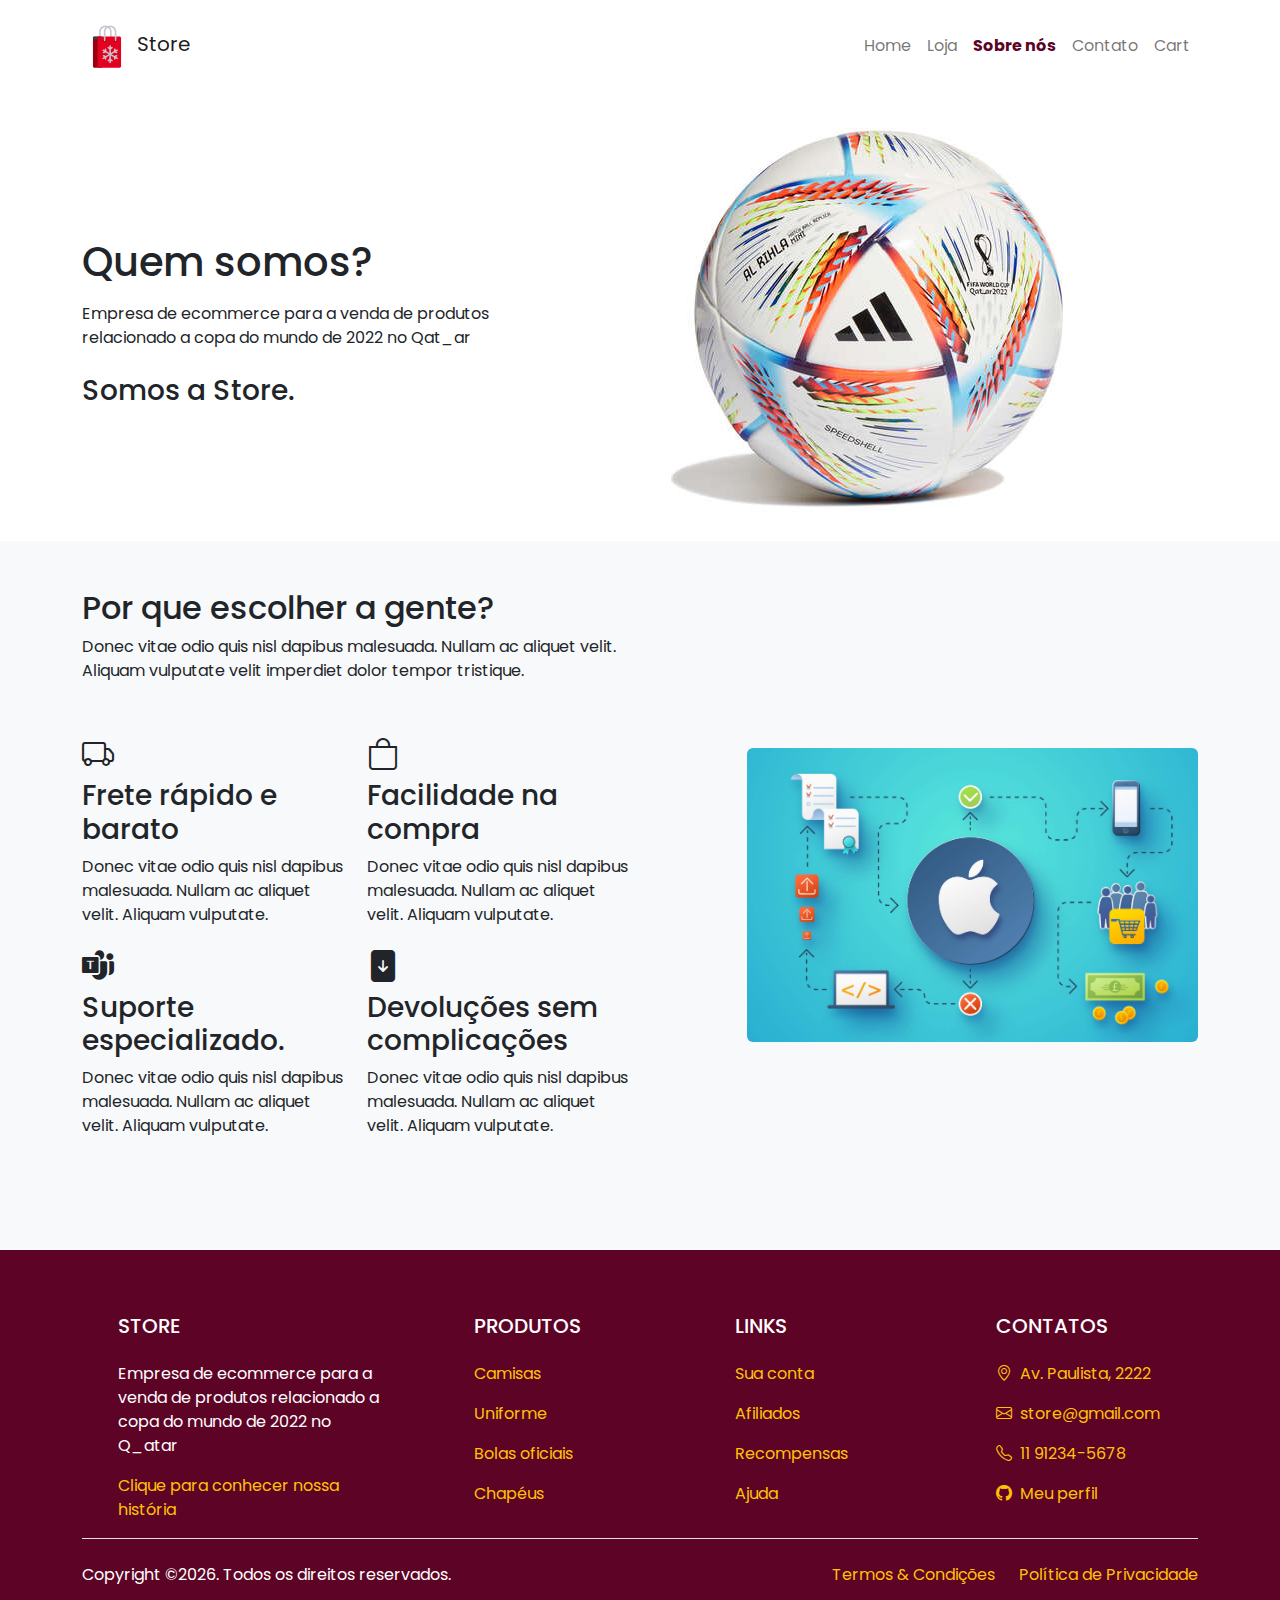
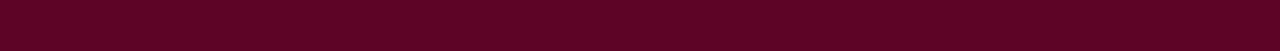
<file: about.html>
<!DOCTYPE html>
<html lang="pt-br">
  <head>
    <meta charset="UTF-8" />
    <meta http-equiv="X-UA-Compatible" content="IE=edge" />
    <meta name="viewport" content="width=device-width, initial-scale=1.0" />
    <link rel="stylesheet" href="../assets/css/bootstrap.min.css" />
    <link rel="stylesheet" href="https://cdn.jsdelivr.net/npm/bootstrap-icons@1.9.1/font/bootstrap-icons.css">
    <link
      rel="shortcut icon"
      href="../assets/images/favicon.ico"
      type="image/x-icon"
    />
    <link rel="stylesheet" href="../assets//css/style.css" />
    <title>Store Qat_ar 2022</title>
  </head>
  <body>
    <!-- start menu -->
    <nav
      class="navbar navbar navbar-expand-md pt-3 pb-1 fixed-top bg-second"
      arial-label="store navigation bar"
    >
      <div class="container-lg">
        <a class="navbar-brand " href="index.html">
          <img src="../assets/images/logo.svg" alt="Logo da Store" style="width: 50px;"/>
          <span>Store</span>
        </a>

        <button
          class="navbar-toggler"
          type="button"
          data-bs-toggle="collapse"
          data-bs-target="#navbars"
          aria-controls="navbars"
          aria-expanded="false"
          aria-label="Toggle navigation"
        >
          
          <svg class="navbar-toggler-icon" xmlns="http://www.w3.org/2000/svg" fill="none" viewBox="0 0 24 24" stroke-width="1.5" stroke="currentColor">
            <path stroke-linecap="round" stroke-linejoin="round" d="M3.75 6.75h16.5M3.75 12h16.5m-16.5 5.25h16.5" />
          </svg>
          
        </button>

        <div class="collapse navbar-collapse" id="navbars">
          <ul class="custom-navbar-nav navbar-nav ms-auto mb-2 mb-md-0">
            <li><a class="nav-link" href="index.html">Home</a></li>
            <li><a class="nav-link" href="store.html">Loja</a></li>
            <li><a class="nav-link active" href="about.html">Sobre nós</a></li>
            <li><a class="nav-link" href="contact.html">Contato</a></li>
            <li><a class="nav-link" href="cart.html">Cart</a></li>
          </ul>
        </div>
      </div>
    </nav>
    <!-- end menu-->

    <!-- start banner -->
    <div class="container mt-5 pt-5">
      <div class="row justify-content-between align-items-center">
        <div class="col-lg-5">
          <div>
            <p class="h1 my-3">Quem somos?</p>
            <p class="mb-4">Empresa de ecommerce para a venda de produtos relacionado a copa do mundo de 2022 no Qat_ar</p>
            <p class="h3">Somos a Store.</p>
          </div>
        </div>
        <div class="col-lg-7 text-center">
          <img src="../assets/images/balls/al_rihla-2022.jpg" class="img-fluid">
        </div>
      </div>
    </div>
    <!-- end banner -->

    <!-- Start Why Choose Us Section -->
		<div class="container-fluid bg-light py-5">
			<div class="container">
				<div class="row justify-content-between align-items-center">
					<div class="col-lg-6">
						<p class="h2">Por que escolher a gente?</p>
						<p>Donec vitae odio quis nisl dapibus malesuada. Nullam ac aliquet velit. Aliquam vulputate velit imperdiet dolor tempor tristique.</p>

						<div class="row my-5">
							<div class="col-sm-6">
                <div class="icon">
                  <i class="bi bi-truck"></i>
                </div>
                <h3>Frete rápido e barato</h3>
                <p>Donec vitae odio quis nisl dapibus malesuada. Nullam ac aliquet velit. Aliquam vulputate.</p>
							</div>

							<div class="col-sm-6">
                <div class="icon">
                  <i class="bi bi-bag"></i>
                </div>
                <p class="h3">Facilidade na compra</p>
                <p>Donec vitae odio quis nisl dapibus malesuada. Nullam ac aliquet velit. Aliquam vulputate.</p>
							</div>

							<div class="col-sm-6">
								<div class="feature">
									<div class="icon">
										<i class="bi bi-microsoft-teams"></i>
									</div>
									<p class="h3">Suporte especializado.</p>
									<p>Donec vitae odio quis nisl dapibus malesuada. Nullam ac aliquet velit. Aliquam vulputate.</p>
								</div>
							</div>

							<div class="col-sm-6">
                <div class="icon">
                  <i class="bi bi-file-arrow-down-fill"></i>
                </div>
                <p class="h3">Devoluções sem complicações</p>
                <p>Donec vitae odio quis nisl dapibus malesuada. Nullam ac aliquet velit. Aliquam vulputate.</p>
							</div>

						</div>
					</div>

					<div class="col-lg-5">
						<div class="img-wrap">
							<img src="../assets/images/banners/order_management.jpg" alt="Image" class="img-fluid rounded">
						</div>
					</div>

				</div>
			</div>
		</div>
		<!-- End Why Choose Us Section -->

    
    <!-- start footer -->
    <footer class="bg-primary py-5">
      <div class="container  text-md-left ">
        <div class="row text-md-left">
          <div class="col-md-3 col-lg-3 col-xl-3 mx-auto mt-3">
            <p class="h5 w-bold text-uppercase text-white mb-4">Store</p>
            <p class="text-white">
              Empresa de ecommerce para a venda de produtos relacionado a copa do mundo de 2022 no  Q_atar
            </p>
            <p><a href="about.html" class="text-warning mb-3">Clique para conhecer nossa história</a></p>
          </div>
          <div class="col-md-2 col-lg-2 col-xl-2 mx-auto mt-3">
            <p class="h5 w-bold text-uppercase text-white mb-4">Produtos</p>
            <p>
              <a href="store.html#t-shirts" class="text-warning">Camisas</a>
            </p>
            <p>
              <a href="store.html#uniforms" class="text-warning">Uniforme</a>
            </p>
            <p>
              <a href="store.html#balls" class="text-warning">Bolas oficiais</a>
            </p>
            <p>
              <a href="store.html#hats" class="text-warning">Chapéus</a>
            </p>
          </div>

          <div class="col-md-3 col-lg-2 col-xl-2 mx-auto mt-3">
            <p class="h5 w-bold text-uppercase text-white mb-4">Links</p>
            <p>
              <a href="#" class="text-warning">Sua conta</a>
            </p>
            <p>
              <a href="#" class="text-warning">Afiliados</a>
            </p>
            <p>
              <a href="#" class="text-warning">Recompensas</a>
            </p>
            <p>
              <a href="#" class="text-warning">Ajuda</a>
            </p>
          </div>

          <div class="col-md-3 col-lg-2 col-xl-2 mx-auto mt-3">
            <p class="h5 w-bold text-uppercase text-white mb-4">Contatos</p>
            <p>
              <a href="#" class="text-warning d-flex gap-2"><i class="bi bi-geo-alt"></i>Av. Paulista, 2222</a>
            </p>
            <p>
              <a href="#" class="text-warning d-flex gap-2"><i class="bi bi-envelope"></i>store@gmail.com</a>
            </p>
            <p>
              <a href="#" class="text-warning d-flex gap-2"><i class="bi bi-telephone"></i>11 91234-5678</a>
            </p>
            <p>
              <a href="https://github.com/Jabes-Enock" target="_blank" class="text-warning d-flex gap-2"><i class="bi bi-github"></i>Meu perfil</a>
            </p>
          </div>
        </div>
        <div class="border-top">
					<div class="row pt-4">
						<div class="col-lg-6">
							<p class="mb-2 text-center text-lg-start text-white">Copyright &copy;<script>document.write(new Date().getFullYear());</script>. Todos os direitos reservados.</a></p>
						</div>

						<div class="col-lg-6 text-center text-lg-end">
							<ul class="list-unstyled d-inline-flex ms-auto">
								<li class="me-4"><a href="#"  class="text-warning">Termos &amp; Condições</a></li>
								<li ><a href="#" class="text-warning">Política de Privacidade</a></li>
							</ul>
						</div>

					</div>
				</div>
      </div>
      
    </footer>
    <!-- end footer -->

    <script src="../js/bootstrap.bundle.min.js"></script>
  </body>
</html>
</file>
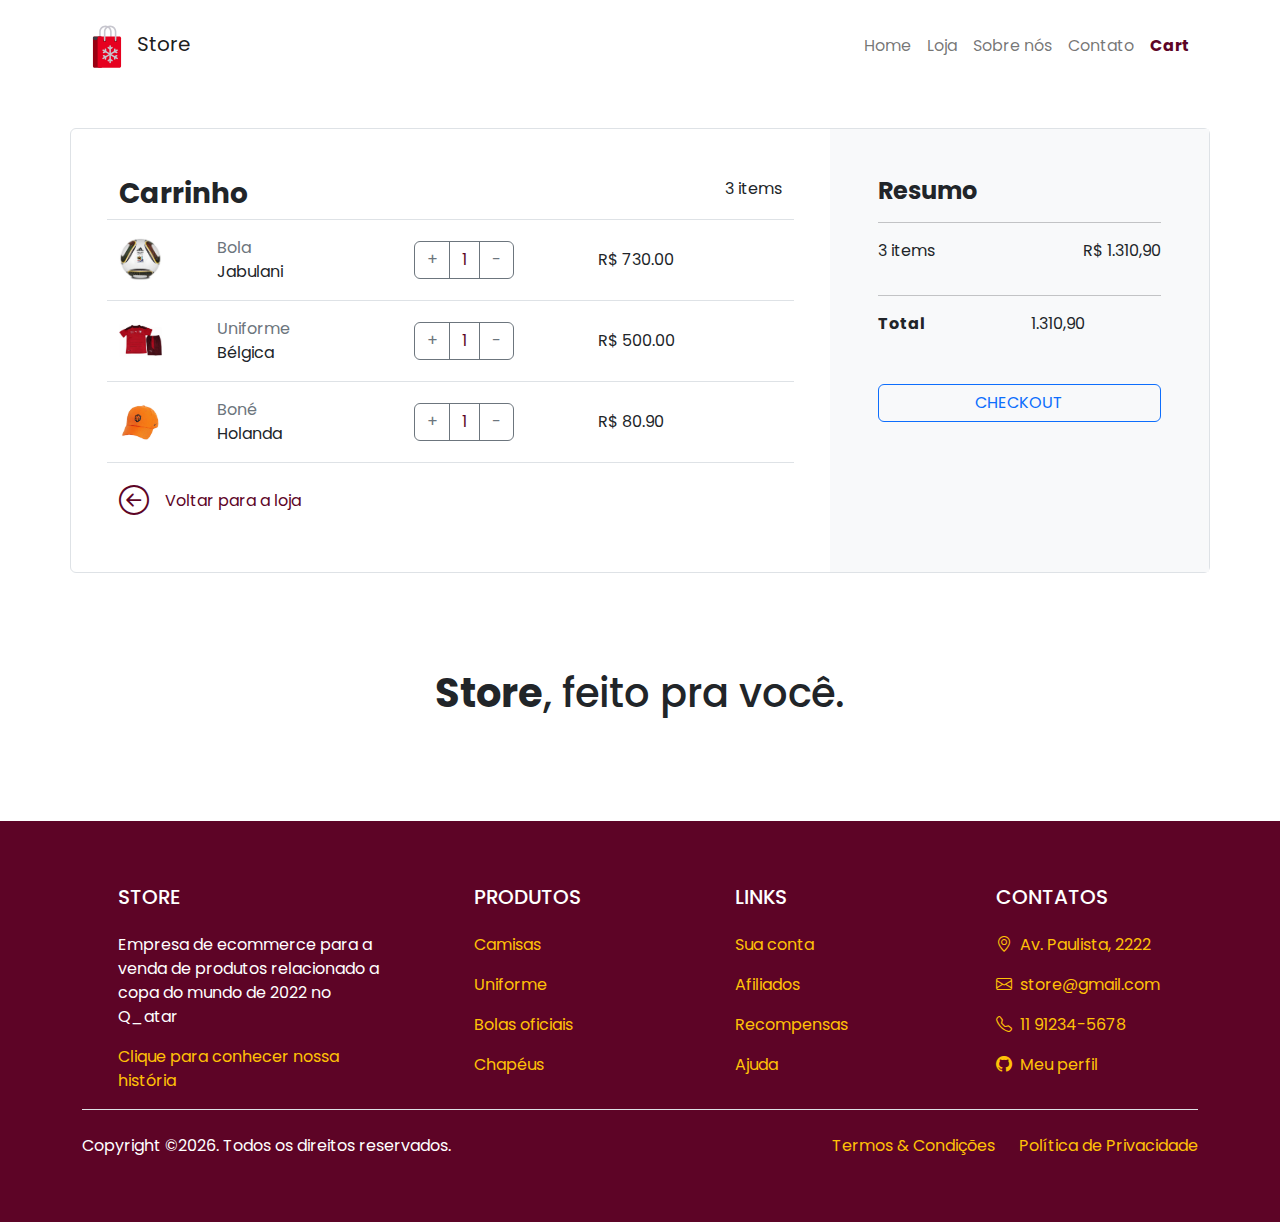
<file: cart.html>
<!DOCTYPE html>
<html lang="pt-br">
  <head>
    <meta charset="UTF-8" />
    <meta http-equiv="X-UA-Compatible" content="IE=edge" />
    <meta name="viewport" content="width=device-width, initial-scale=1.0" />
    <link rel="stylesheet" href="../assets/css/bootstrap.min.css" />
    <link rel="stylesheet" href="https://cdn.jsdelivr.net/npm/bootstrap-icons@1.9.1/font/bootstrap-icons.css">
    <link
      rel="shortcut icon"
      href="../assets/images/favicon.ico"
      type="image/x-icon"
    />
    <link rel="stylesheet" href="../assets//css/style.css" />
    <title>Store Qat_ar 2022</title>
  </head>
  <body>
    <!-- start menu -->
    <nav
      class="navbar navbar navbar-expand-md pt-3 pb-1 bg-second"
      arial-label="store navigation bar"
    >
      <div class="container-lg">
        <a class="navbar-brand " href="index.html">
          <img src="../assets/images/logo.svg" alt="Logo da Store" style="width: 50px;"/>
          <span>Store</span>
        </a>

        <button
          class="navbar-toggler"
          type="button"
          data-bs-toggle="collapse"
          data-bs-target="#navbars"
          aria-controls="navbars"
          aria-expanded="false"
          aria-label="Toggle navigation"
        >
          
          <svg class="navbar-toggler-icon" xmlns="http://www.w3.org/2000/svg" fill="none" viewBox="0 0 24 24" stroke-width="1.5" stroke="currentColor">
            <path stroke-linecap="round" stroke-linejoin="round" d="M3.75 6.75h16.5M3.75 12h16.5m-16.5 5.25h16.5" />
          </svg>
          
        </button>

        <div class="collapse navbar-collapse" id="navbars">
          <ul class="custom-navbar-nav navbar-nav ms-auto mb-2 mb-md-0">
            <li><a class="nav-link" href="index.html">Home</a></li>
            <li><a class="nav-link" href="store.html">Loja</a></li>
            <li><a class="nav-link" href="about.html">Sobre nós</a></li>
            <li><a class="nav-link" href="contact.html">Contato</a></li>
            <li><a class="nav-link active" href="cart.html">Cart</a></li>
          </ul>
        </div>
      </div>
    </nav>
    <!-- end menu-->
    

    <!-- Start cart section -->
    <section class="container">
      <div class="row my-5 border rounded">
        <div class="col-12 col-md-8 p-5">
          <div class="d-flex justify-content-between">
            <p class="h3 fw-bold">Carrinho</p>
            <p>3 items</p>
          </div>
          <div class="row border-top border-bottom">
            <div class="row main align-items-center py-3">
                <div class="col-2">
                  <img class="img-fluid w-50" src="../assets/images/balls/jabulani_2010.jpg">
                </div>
                <div class="col">
                    <div class="row text-muted">Bola</div>
                    <div class="row">Jabulani</div>
                </div>
                <div class="col">
                    <div class="btn-group me-2" role="group" aria-label="First group">
                      <button type="button" class="btn btn-outline-secondary">+</button>
                      <button type="button" class="btn btn-outline-secondary bg-second  text-primary">1</button>
                      <button type="button" class="btn btn-outline-secondary">-</button>
                    </div>
                </div>
                <div class="col">R$ 730.00</div>
            </div>
          </div>
          <div class="row">
            <div class="row main align-items-center py-3">
              <div class="col-2">
                <img class="img-fluid w-50" src="../assets/images/uniform/suica.jpg">
              </div>
              <div class="col">
                  <div class="row text-muted">Uniforme</div>
                  <div class="row">Bélgica</div>
              </div>
              <div class="col">
                  <div class="btn-group me-2" role="group" aria-label="First group">
                    <button type="button" class="btn btn-outline-secondary">+</button>
                    <button type="button" class="btn btn-outline-secondary bg-second  text-primary">1</button>
                    <button type="button" class="btn btn-outline-secondary">-</button>
                  </div>
              </div>
              <div class="col">R$ 500.00</div>
          </div>
          </div>
          <div class="row border-top border-bottom">
            <div class="row main align-items-center py-3">
              <div class="col-2">
                <img class="img-fluid w-50" src="../assets/images/hats/holanda.jpg">
              </div>
              <div class="col">
                  <div class="row text-muted">Boné</div>
                  <div class="row">Holanda</div>
              </div>
              <div class="col">
                  <div class="btn-group me-2" role="group" aria-label="First group">
                    <button type="button" class="btn btn-outline-secondary">+</button>
                    <button type="button" class="btn btn-outline-secondary bg-second  text-primary">1</button>
                    <button type="button" class="btn btn-outline-secondary">-</button>
                  </div>
              </div>
              <div class="col">R$ 80.90</div>
          </div>
          </div>
          <div class="mt-3">
            <a href="store.html" class="d-flex align-items-center text-primary">
              <i class="bi bi-arrow-left-circle" style="font-size: 30px; margin-right: 16px;"></i> 
              <span class="text-muted text-primary">Voltar para a loja</span>
            </a>
          </div>
        </div>

        <div class="col-12 col-md-4 bg-light p-5">
            <p class="h4 fw-bold">Resumo</p>
            <hr>
            <div class="d-flex justify-content-between">
              <p>3 items</p>
              <p>R$ 1.310,90</p>
            </div>

            <hr>
            <div class="row">
              <div class="col fw-bold ">Total</div>
              <div class="col text-right">1.310,90</div>
            </div>
            <button class="btn btn-outline-primary w-100 mt-5">CHECKOUT</button>
        </div>
      </div>
    </section>
    <!-- End cart section -->

    <div class="container d-flex justify-content-center my-5 py-5">
      <p class="h1 mx-auto"><b>Store</b>, feito pra você.</p>
    </div>

    <!-- start footer -->
    <footer class="bg-primary py-5">
      <div class="container  text-md-left ">
        <div class="row text-md-left">
          <div class="col-md-3 col-lg-3 col-xl-3 mx-auto mt-3">
            <p class="h5 w-bold text-uppercase text-white mb-4">Store</p>
            <p class="text-white">
              Empresa de ecommerce para a venda de produtos relacionado a copa do mundo de 2022 no  Q_atar
            </p>
            <p><a href="about.html" class="text-warning mb-3">Clique para conhecer nossa história</a></p>
          </div>
          <div class="col-md-2 col-lg-2 col-xl-2 mx-auto mt-3">
            <p class="h5 w-bold text-uppercase text-white mb-4">Produtos</p>
            <p>
              <a href="store.html#t-shirts" class="text-warning">Camisas</a>
            </p>
            <p>
              <a href="store.html#uniforms" class="text-warning">Uniforme</a>
            </p>
            <p>
              <a href="store.html#balls" class="text-warning">Bolas oficiais</a>
            </p>
            <p>
              <a href="store.html#hats" class="text-warning">Chapéus</a>
            </p>
          </div>

          <div class="col-md-3 col-lg-2 col-xl-2 mx-auto mt-3">
            <p class="h5 w-bold text-uppercase text-white mb-4">Links</p>
            <p>
              <a href="#" class="text-warning">Sua conta</a>
            </p>
            <p>
              <a href="#" class="text-warning">Afiliados</a>
            </p>
            <p>
              <a href="#" class="text-warning">Recompensas</a>
            </p>
            <p>
              <a href="#" class="text-warning">Ajuda</a>
            </p>
          </div>

          <div class="col-md-3 col-lg-2 col-xl-2 mx-auto mt-3">
            <p class="h5 w-bold text-uppercase text-white mb-4">Contatos</p>
            <p>
              <a href="#" class="text-warning d-flex gap-2"><i class="bi bi-geo-alt"></i>Av. Paulista, 2222</a>
            </p>
            <p>
              <a href="#" class="text-warning d-flex gap-2"><i class="bi bi-envelope"></i>store@gmail.com</a>
            </p>
            <p>
              <a href="#" class="text-warning d-flex gap-2"><i class="bi bi-telephone"></i>11 91234-5678</a>
            </p>
            <p>
              <a href="https://github.com/Jabes-Enock" target="_blank" class="text-warning d-flex gap-2"><i class="bi bi-github"></i>Meu perfil</a>
            </p>
          </div>
        </div>
        <div class="border-top">
					<div class="row pt-4">
						<div class="col-lg-6">
							<p class="mb-2 text-center text-lg-start text-white">Copyright &copy;<script>document.write(new Date().getFullYear());</script>. Todos os direitos reservados.</a></p>
						</div>

						<div class="col-lg-6 text-center text-lg-end">
							<ul class="list-unstyled d-inline-flex ms-auto">
								<li class="me-4"><a href="#"  class="text-warning">Termos &amp; Condições</a></li>
								<li ><a href="#" class="text-warning">Política de Privacidade</a></li>
							</ul>
						</div>

					</div>
				</div>
      </div>
      
    </footer>
    <!-- end footer -->

    <script src="../js/bootstrap.bundle.min.js"></script>
  </body>
</html>
</file>
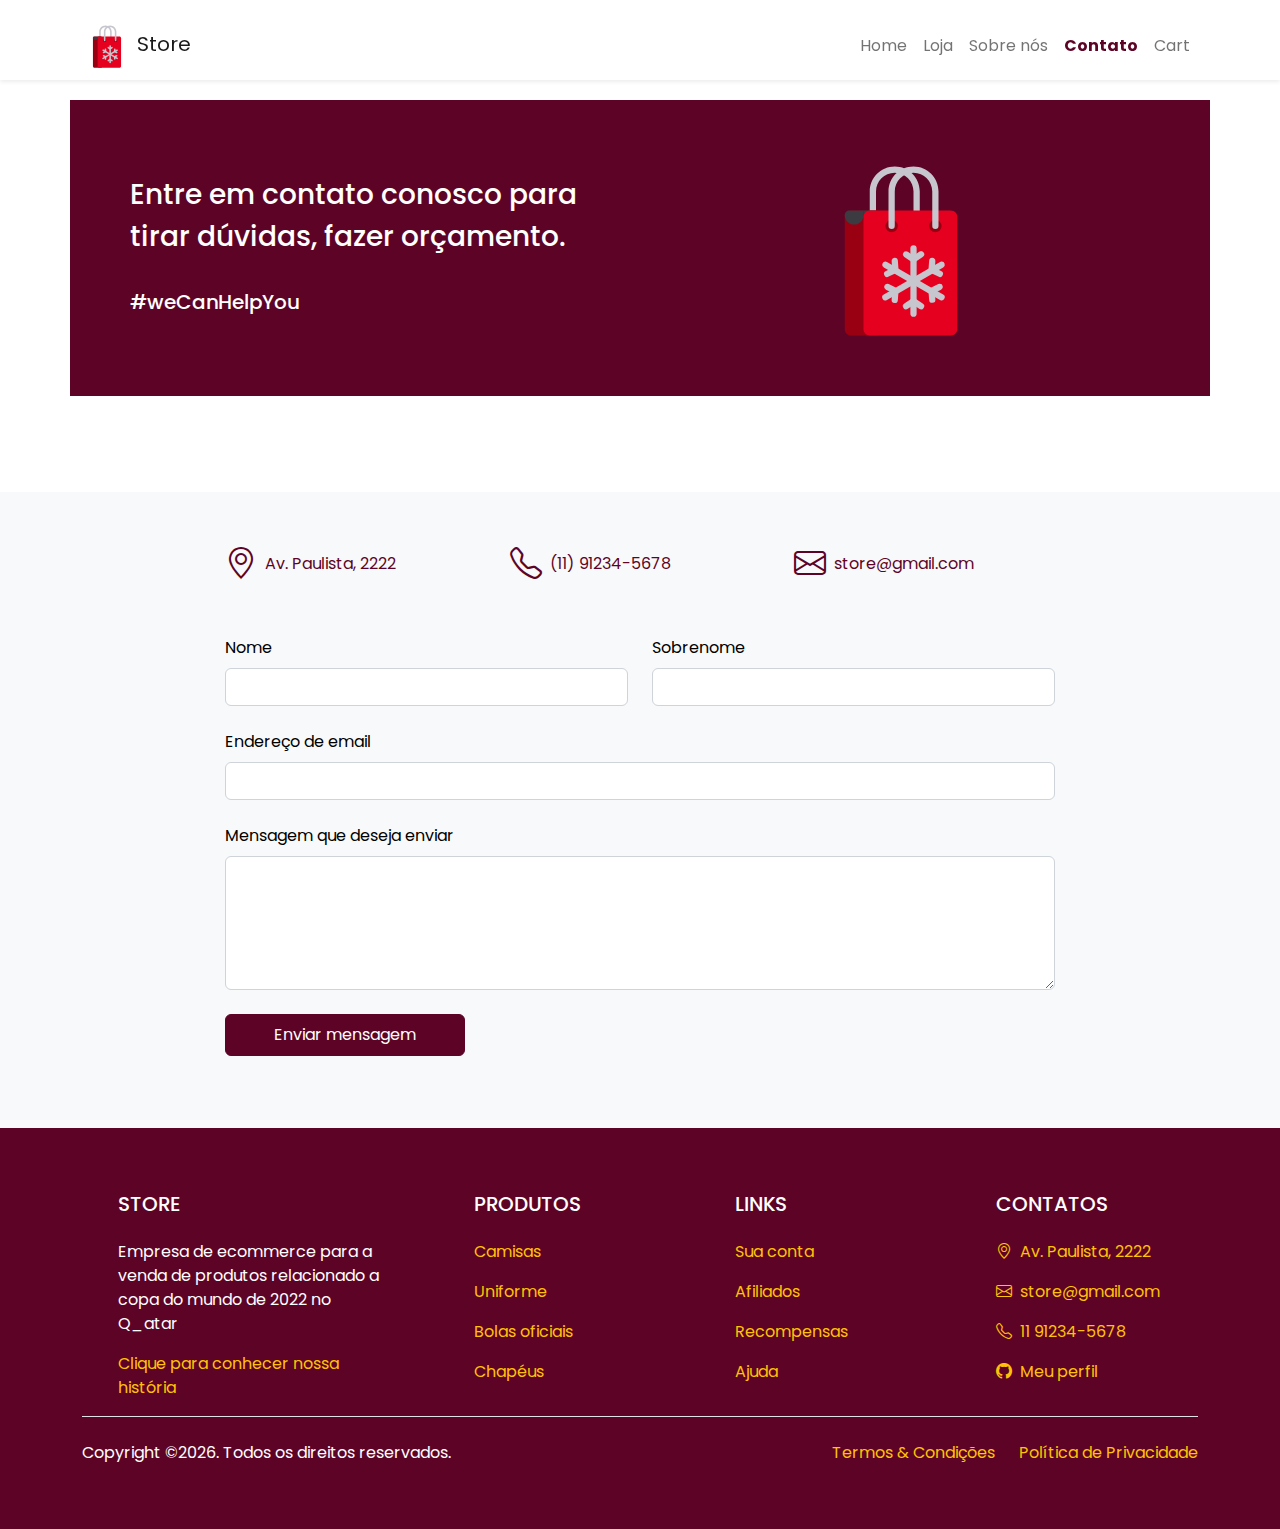
<file: contact.html>
<!DOCTYPE html>
<html lang="pt-br">
  <head>
    <meta charset="UTF-8" />
    <meta http-equiv="X-UA-Compatible" content="IE=edge" />
    <meta name="viewport" content="width=device-width, initial-scale=1.0" />
    <link rel="stylesheet" href="../assets/css/bootstrap.min.css" />
    <link rel="stylesheet" href="https://cdn.jsdelivr.net/npm/bootstrap-icons@1.9.1/font/bootstrap-icons.css">
    <link
      rel="shortcut icon"
      href="../assets/images/favicon.ico"
      type="image/x-icon"
    />
    <link rel="stylesheet" href="../assets//css/style.css" />
    <title>Store Qat_ar 2022</title>
  </head>
  <body>
    <!-- start menu -->
    <nav
      class="navbar navbar navbar-expand-md pt-3 pb-1 shadow-sm fixed-top bg-second"
      arial-label="store navigation bar"
    >
      <div class="container-lg">
        <a class="navbar-brand " href="index.html">
          <img src="../assets/images/logo.svg" alt="Logo da Store" style="width: 50px;"/>
          <span>Store</span>
        </a>

        <button
          class="navbar-toggler"
          type="button"
          data-bs-toggle="collapse"
          data-bs-target="#navbars"
          aria-controls="navbars"
          aria-expanded="false"
          aria-label="Toggle navigation"
        >
          
          <svg class="navbar-toggler-icon" xmlns="http://www.w3.org/2000/svg" fill="none" viewBox="0 0 24 24" stroke-width="1.5" stroke="currentColor">
            <path stroke-linecap="round" stroke-linejoin="round" d="M3.75 6.75h16.5M3.75 12h16.5m-16.5 5.25h16.5" />
          </svg>
          
        </button>

        <div class="collapse navbar-collapse" id="navbars">
          <ul class="custom-navbar-nav navbar-nav ms-auto mb-2 mb-md-0">
            <li><a class="nav-link" href="index.html">Home</a></li>
            <li><a class="nav-link" href="store.html">Loja</a></li>
            <li><a class="nav-link" href="about.html">Sobre nós</a></li>
            <li><a class="nav-link active" href="contact.html">Contato</a></li>
            <li><a class="nav-link" href="cart.html">Cart</a></li>
          </ul>
        </div>
      </div>
    </nav>
    <!-- end menu-->


    
    <!-- start carousel -->
    <div class="container my-5 py-5 ">
      <div class="row justify-content-center align-items-center mt-1 bg-primary p-5">
        <div class="col-12 col-md-6">
          <p class="text-white h3 pb-4 lh-base">Entre em contato conosco para tirar dúvidas, fazer orçamento.</p>
          <p class="text-white h5">#weCanHelpYou</p>
        </div>
        <div class="col-12 col-md-6 d-flex justify-content-center align-items-center">
          <img src="../assets/images/logo.svg" class="img-fluid mw-100" style="width: 200px;" alt="logo">
        </div>
      </div>
    </div>
    <!-- end carousel -->

    <!-- start section contact -->
    <div class="container-fluid bg-light">

      <div class="py-5">
        <div class="row justify-content-center">
          <div class="col-md-8 col-lg-8 pb-4">
            <div class="row mb-5">
              <div class="col-lg-4">
                <div class="text-primary d-flex gap-2 align-items-center">
                  <i class="bi bi-geo-alt icon"></i>Av. Paulista, 2222</a>
                </div>
              </div>
              <div class="col-lg-4">
                <div class="text-primary d-flex gap-2 align-items-center">
                  <i class="bi bi-telephone icon">
                  </i>(11) 91234-5678</div>
              </div>
              <div class="col-lg-4">
                <div class="text-primary d-flex gap-2 align-items-center">
                  <i class="bi bi-envelope icon"></i>store@gmail.com
                </div>
              </div>
            </div>
            <form>
              <div class="row">
                <div class="col-6">
                  <div class="form-group">
                    <label class="text-black mb-2" for="fname">Nome</label>
                    <input type="text" class="form-control" id="fname">
                  </div>
                </div>
                <div class="col-6">
                  <div class="form-group">
                    <label class="text-black mb-2" for="lname">Sobrenome</label>
                    <input type="text" class="form-control" id="lname">
                  </div>
                </div>
              </div>
              <div class="form-group my-4">
                <label class="text-black mb-2" for="email">Endereço de email</label>
                <input type="email" class="form-control" id="email">
              </div>
              <div class="form-group mb-4">
                <label class="text-black mb-2" for="message">Mensagem que deseja enviar</label>
                <textarea name="" class="form-control" id="message" cols="30" rows="5"></textarea>
              </div>
              <button type="submit" class="btn btn-primary py-2 px-5">Enviar mensagem</button>
            </form>
          </div>

        </div>

      </div>

    </div>
    <!-- end section contact -->


    <!-- start footer -->
    <footer class="bg-primary py-5">
      <div class="container  text-md-left ">
        <div class="row text-md-left">
          <div class="col-md-3 col-lg-3 col-xl-3 mx-auto mt-3">
            <p class="h5 w-bold text-uppercase text-white mb-4">Store</p>
            <p class="text-white">
              Empresa de ecommerce para a venda de produtos relacionado a copa do mundo de 2022 no  Q_atar
            </p>
            <p><a href="about.html" class="text-warning mb-3">Clique para conhecer nossa história</a></p>
          </div>
          <div class="col-md-2 col-lg-2 col-xl-2 mx-auto mt-3">
            <p class="h5 w-bold text-uppercase text-white mb-4">Produtos</p>
            <p>
              <a href="store.html#t-shirts" class="text-warning">Camisas</a>
            </p>
            <p>
              <a href="store.html#uniforms" class="text-warning">Uniforme</a>
            </p>
            <p>
              <a href="store.html#balls" class="text-warning">Bolas oficiais</a>
            </p>
            <p>
              <a href="store.html#hats" class="text-warning">Chapéus</a>
            </p>
          </div>

          <div class="col-md-3 col-lg-2 col-xl-2 mx-auto mt-3">
            <p class="h5 w-bold text-uppercase text-white mb-4">Links</p>
            <p>
              <a href="#" class="text-warning">Sua conta</a>
            </p>
            <p>
              <a href="#" class="text-warning">Afiliados</a>
            </p>
            <p>
              <a href="#" class="text-warning">Recompensas</a>
            </p>
            <p>
              <a href="#" class="text-warning">Ajuda</a>
            </p>
          </div>

          <div class="col-md-3 col-lg-2 col-xl-2 mx-auto mt-3">
            <p class="h5 w-bold text-uppercase text-white mb-4">Contatos</p>
            <p>
              <a href="#" class="text-warning d-flex gap-2"><i class="bi bi-geo-alt"></i>Av. Paulista, 2222</a>
            </p>
            <p>
              <a href="#" class="text-warning d-flex gap-2"><i class="bi bi-envelope"></i>store@gmail.com</a>
            </p>
            <p>
              <a href="#" class="text-warning d-flex gap-2"><i class="bi bi-telephone"></i>11 91234-5678</a>
            </p>
            <p>
              <a href="https://github.com/Jabes-Enock" target="_blank" class="text-warning d-flex gap-2"><i class="bi bi-github"></i>Meu perfil</a>
            </p>
          </div>
        </div>
        <div class="border-top">
					<div class="row pt-4">
						<div class="col-lg-6">
							<p class="mb-2 text-center text-lg-start text-white">Copyright &copy;<script>document.write(new Date().getFullYear());</script>. Todos os direitos reservados.</a></p>
						</div>

						<div class="col-lg-6 text-center text-lg-end">
							<ul class="list-unstyled d-inline-flex ms-auto">
								<li class="me-4"><a href="#"  class="text-warning">Termos &amp; Condições</a></li>
								<li ><a href="#" class="text-warning">Política de Privacidade</a></li>
							</ul>
						</div>

					</div>
				</div>
      </div>
      
    </footer>
    <!-- end footer -->

    <script src="../js/bootstrap.bundle.min.js"></script>
  </body>
</html>
</file>
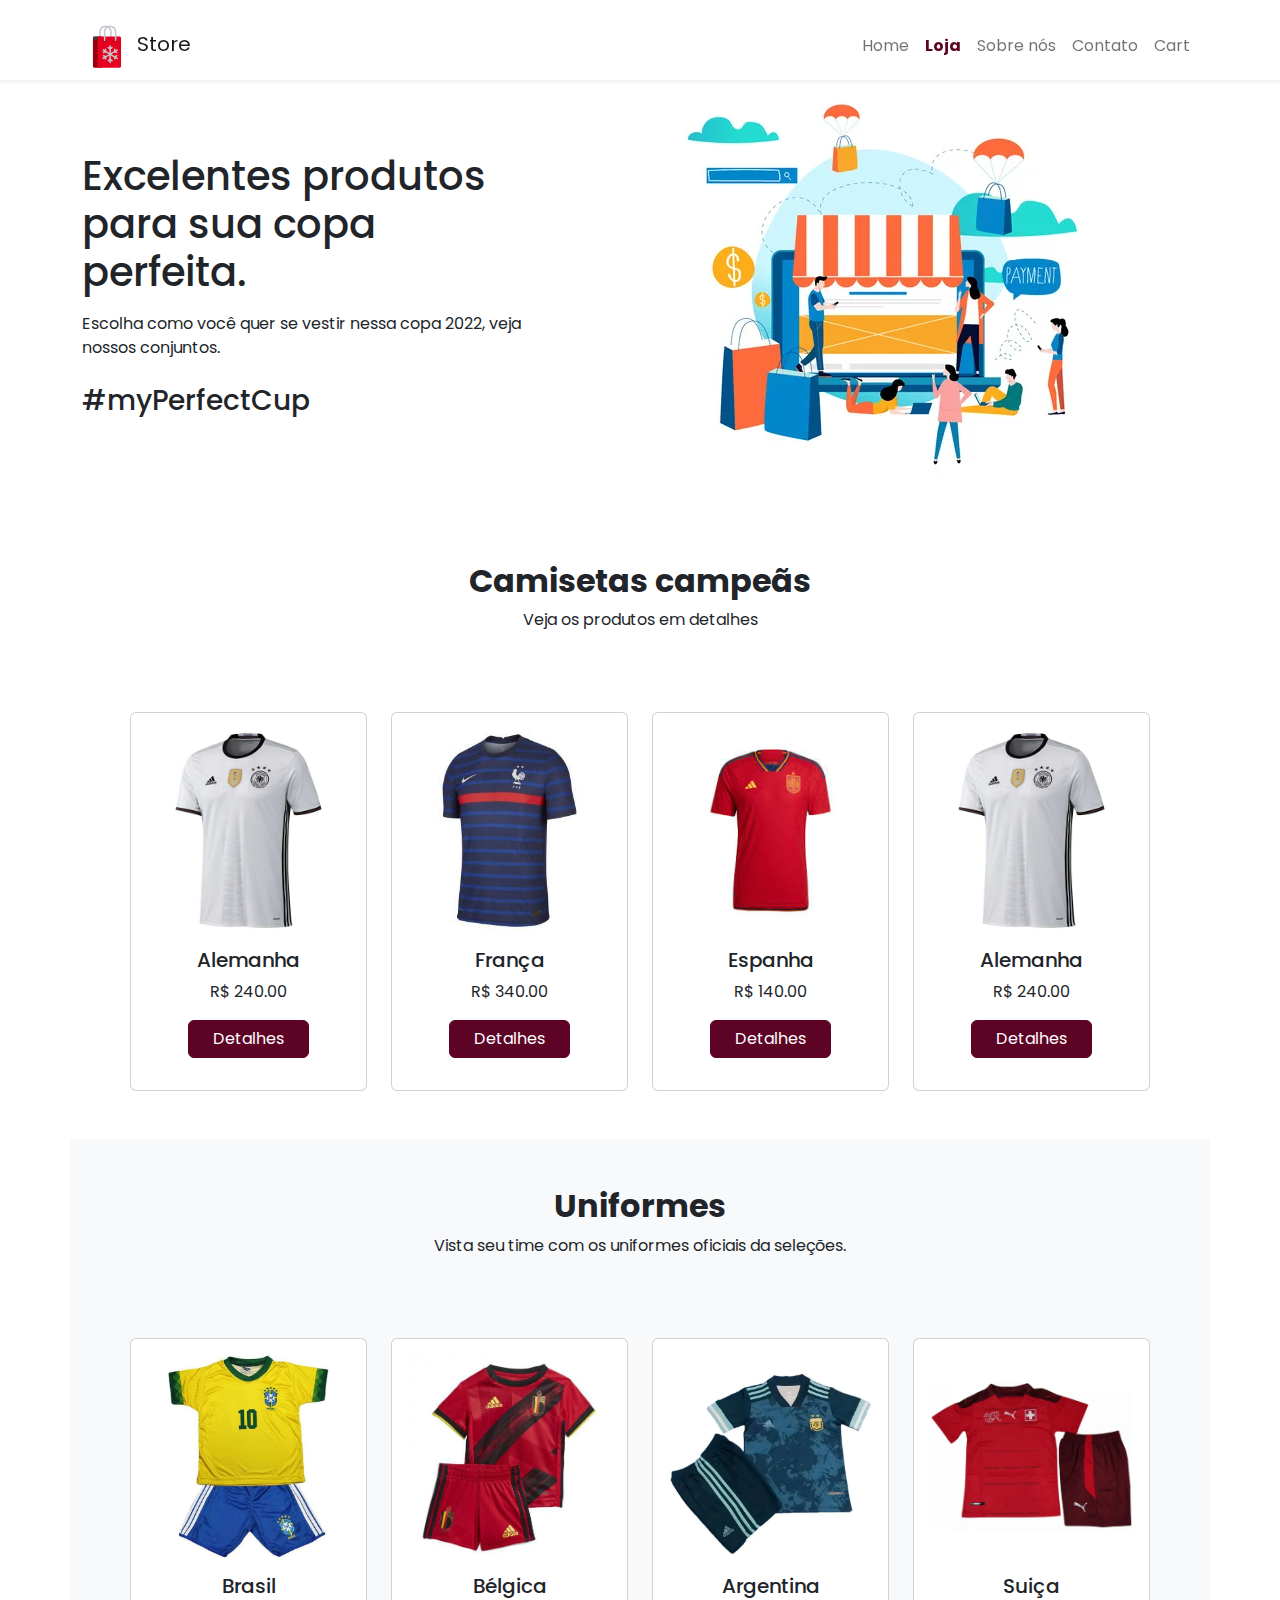
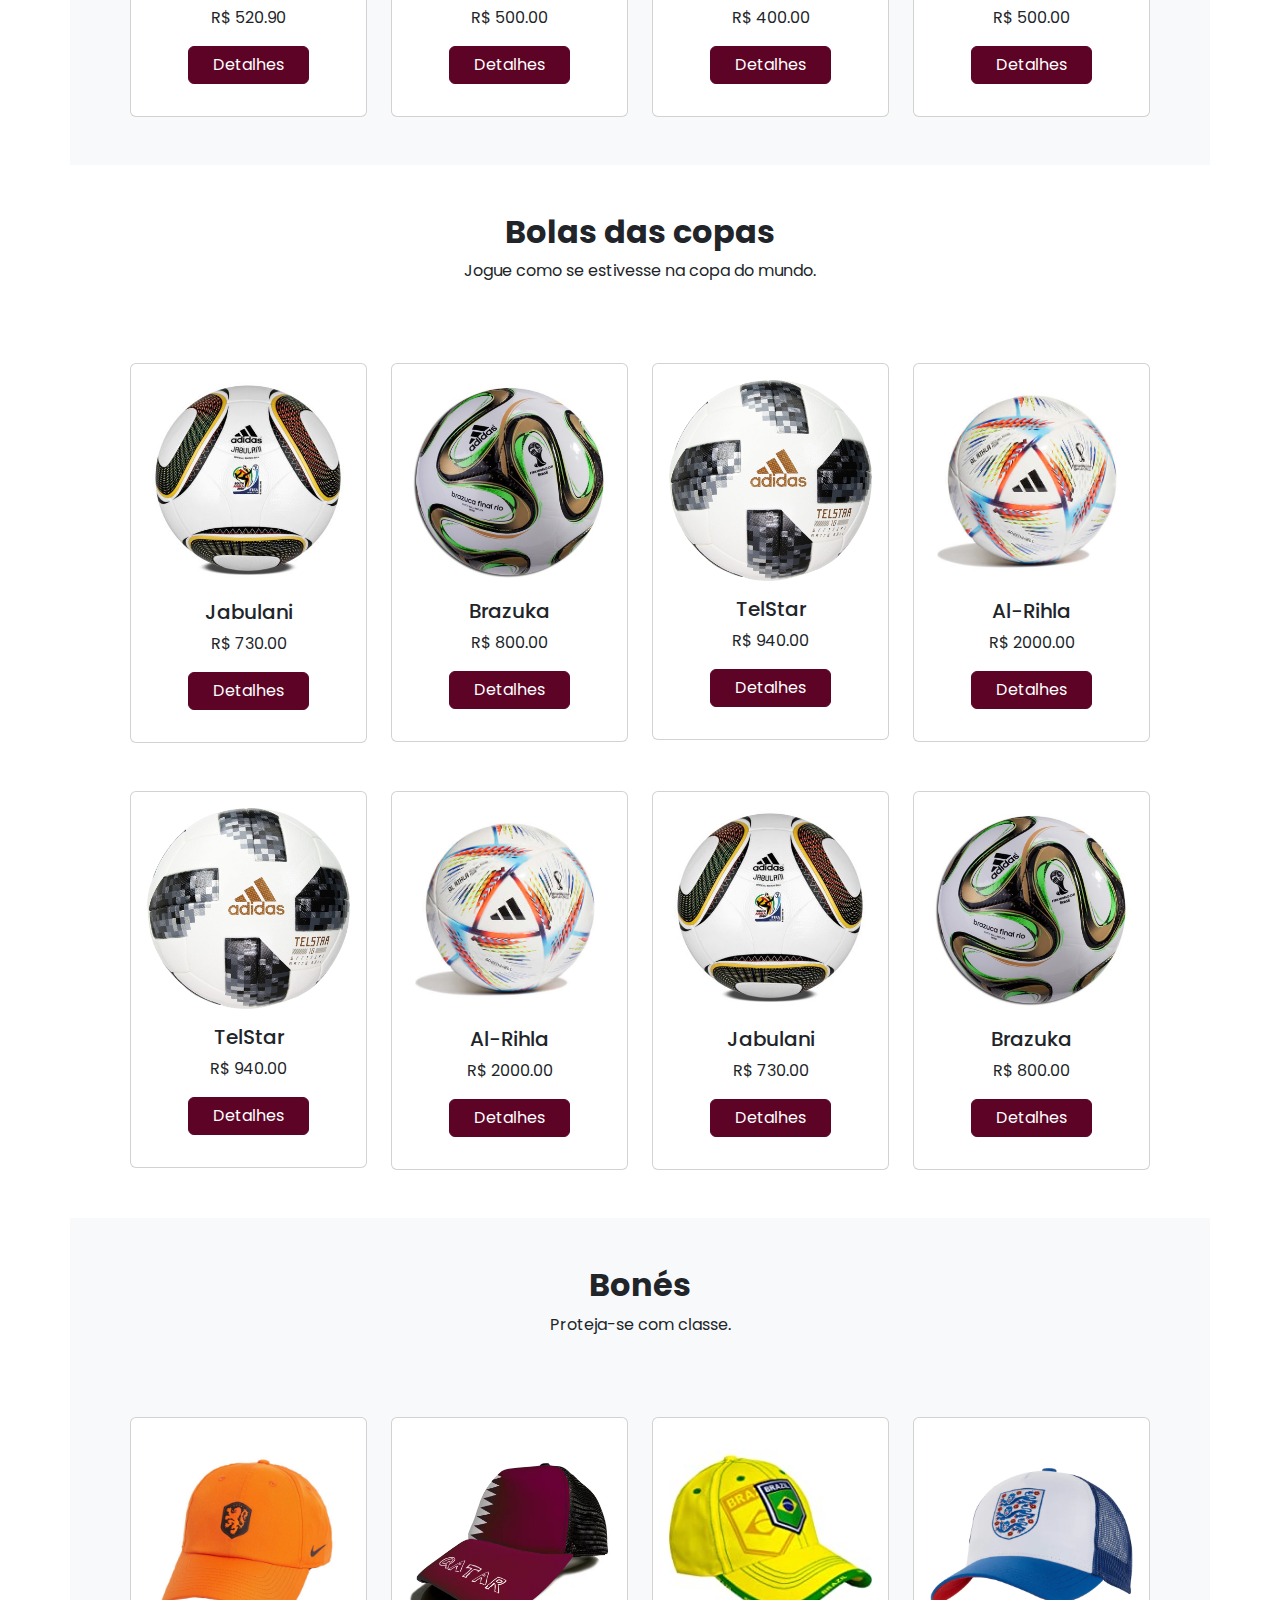
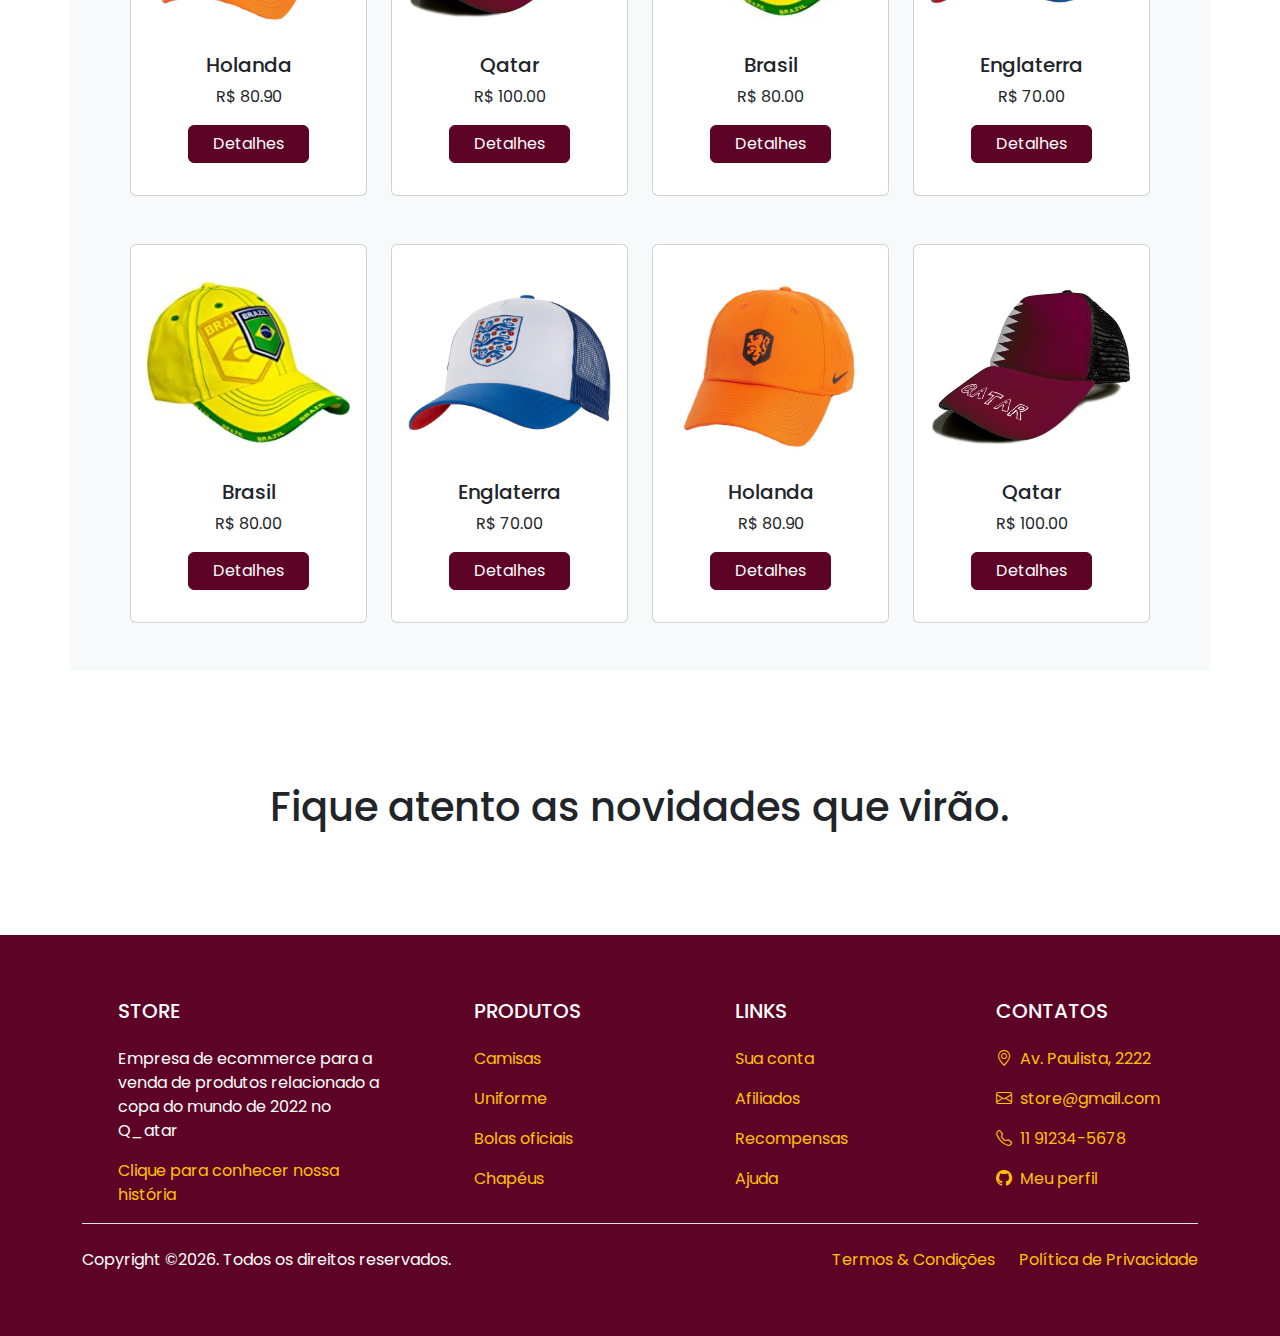
<file: store.html>
<!DOCTYPE html>
<html lang="pt-br">
  <head>
    <meta charset="UTF-8" />
    <meta http-equiv="X-UA-Compatible" content="IE=edge" />
    <meta name="viewport" content="width=device-width, initial-scale=1.0" />
    <link rel="stylesheet" href="../assets/css/bootstrap.min.css" />
    <link rel="stylesheet" href="https://cdn.jsdelivr.net/npm/bootstrap-icons@1.9.1/font/bootstrap-icons.css">
    <link
      rel="shortcut icon"
      href="../assets/images/favicon.ico"
      type="image/x-icon"
    />
    <link rel="stylesheet" href="../assets//css/style.css" />
    <title>Store Qat_ar 2022</title>
  </head>
  <iv>
    <!-- start menu -->
    <nav
      class="navbar navbar navbar-expand-md pt-3 pb-1 shadow-sm fixed-top bg-second"
      arial-label="store navigation bar"
    >
      <div class="container-lg">
        <a class="navbar-brand " href="index.html">
          <img src="../assets/images/logo.svg" alt="Logo da Store" style="width: 50px;"/>
          <span>Store</span>
        </a>

        <button
          class="navbar-toggler"
          type="button"
          data-bs-toggle="collapse"
          data-bs-target="#navbars"
          aria-controls="navbars"
          aria-expanded="false"
          aria-label="Toggle navigation"
        >
          
          <svg class="navbar-toggler-icon" xmlns="http://www.w3.org/2000/svg" fill="none" viewBox="0 0 24 24" stroke-width="1.5" stroke="currentColor">
            <path stroke-linecap="round" stroke-linejoin="round" d="M3.75 6.75h16.5M3.75 12h16.5m-16.5 5.25h16.5" />
          </svg>
          
        </button>

        <div class="collapse navbar-collapse" id="navbars">
          <ul class="custom-navbar-nav navbar-nav ms-auto mb-2 mb-md-0">
            <li><a class="nav-link" href="index.html">Home</a></li>
            <li><a class="nav-link active" href="store.html">Loja</a></li>
            <li><a class="nav-link" href="about.html">Sobre nós</a></li>
            <li><a class="nav-link" href="contact.html">Contato</a></li>
            <li><a class="nav-link" href="cart.html">Cart</a></li>
          </ul>
        </div>
      </div>
    </nav>
    <!-- end menu-->


    <!-- start section product -->
    <section class="container mt-5 pt-3 pb-5 ">
      <!-- start banner -->
      <div class="row justify-content-between align-items-center">
        <div class="col-lg-5">
          <div>
            <p class="h1 mt-5  mt-lg-0 mb-3">Excelentes produtos para sua copa perfeita.</p>
            <p class="mb-4">Escolha como você quer se vestir nessa copa 2022, veja nossos conjuntos.</p>
            <p class="h3">#myPerfectCup</p>
          </div>
        </div>
        <div class="col-lg-7 text-center">
          <img src="../assets/images/banners/shopping.webp" class="img-fluid">
        </div>
      </div>
    <!-- end banner -->

      <!-- t-shirt -->
      <div class="row justify-content-center px-5" id="t-shirts">
        <div class="text-center my-5 pb-3">
          <p class="h2 fw-bold">Camisetas campeãs</p>
          <p >Veja os produtos em detalhes</p>
        </div>
        <div class="col-12 col-sm-6 col-md-4 col-lg-3 mb-5">
          <div class="card justify-content-center p-3">
            <img src="../assets/images/t-shirt/germany.jpg" class="card-img-top" alt="...">
            <div class="card-body text-center">
              <p class="card-text h5">Alemanha</p>
              <p class="card-text">R$ 240.00</p>
              <a href="_product.html" class="btn btn-primary px-lg-4 px-sm-3 px-5">Detalhes</a>
            </div>
          </div>
        </div>
        <div class="col-12 col-sm-6 col-md-4 col-lg-3 mb-5">
          <div class="card justify-content-center p-3">
            <img src="../assets/images/t-shirt/french.jpg" class="card-img-top" alt="...">
            <div class="card-body text-center">
              <p class="card-text h5">França</p>
              <p class="card-text">R$ 340.00</p>
              <a href="#" class="btn btn-primary px-lg-4 px-sm-3 px-5">Detalhes</a>
            </div>
          </div>
        </div>
        <div class="col-12 col-sm-6 col-md-4 col-lg-3 mb-5">
          <div class="card justify-content-center p-3">
            <img src="../assets/images/t-shirt/spanish.jpg" class="card-img-top" alt="...">
            <div class="card-body text-center">
              <p class="card-text h5">Espanha</p>
              <p class="card-text">R$ 140.00</p>
              <a href="#" class="btn btn-primary px-lg-4 px-sm-3 px-5">Detalhes</a>
            </div>
          </div>
        </div>
        <div class="col-12 col-sm-6 col-md-4 col-lg-3 mb-5">
          <div class="card justify-content-center p-3">
            <img src="../assets/images/t-shirt/germany.jpg" class="card-img-top" alt="...">
            <div class="card-body text-center">
              <p class="card-text h5">Alemanha</p>
              <p class="card-text">R$ 240.00</p>
              <a href="#" class="btn btn-primary px-lg-4 px-sm-3 px-5">Detalhes</a>
            </div>
          </div>
        </div>
      </div>

      <!-- Uniform -->
      <div class="row justify-content-center bg-light px-5" id="uniforms">
        <div class="text-center my-5 pb-3">
          <p class="h2 fw-bold">Uniformes</p>
          <p >Vista seu time com os uniformes oficiais da seleções.</p>
        </div>
        <div class="col-12 col-sm-6 col-md-4 col-lg-3 mb-5">
          <div class="card justify-content-center p-3">
            <img src="../assets/images/uniform/brasil.webp" class="card-img-top" alt="...">
            <div class="card-body text-center">
              <p class="card-text h5">Brasil</p>
              <p class="card-text">R$ 520.90</p>
              <a href="#" class="btn btn-primary px-lg-4 px-sm-3 px-5">Detalhes</a>
            </div>
          </div>
        </div>
        <div class="col-12 col-sm-6 col-md-4 col-lg-3 mb-5">
          <div class="card justify-content-center p-3">
            <img src="../assets/images/uniform/belgica.webp" class="card-img-top" alt="...">
            <div class="card-body text-center">
              <p class="card-text h5">Bélgica</p>
              <p class="card-text">R$ 500.00</p>
              <a href="#" class="btn btn-primary px-lg-4 px-sm-3 px-5">Detalhes</a>
            </div>
          </div>
        </div>
        <div class="col-12 col-sm-6 col-md-4 col-lg-3 mb-5">
          <div class="card justify-content-center p-3">
            <img src="../assets/images/uniform/argentina.webp" class="card-img-top" alt="...">
            <div class="card-body text-center">
              <p class="card-text h5">Argentina</p>
              <p class="card-text">R$ 400.00</p>
              <a href="#" class="btn btn-primary px-lg-4 px-sm-3 px-5">Detalhes</a>
            </div>
          </div>
        </div>
        <div class="col-12 col-sm-6 col-md-4 col-lg-3 mb-5">
          <div class="card justify-content-center p-3">
            <img src="../assets/images/uniform/suica.jpg" class="card-img-top" alt="...">
            <div class="card-body text-center">
              <p class="card-text h5">Suiça</p>
              <p class="card-text">R$ 500.00</p>
              <a href="#" class="btn btn-primary px-lg-4 px-sm-3 px-5">Detalhes</a>
            </div>
          </div>
        </div>
      </div>

      <!-- balls -->
      <div class="row justify-content-center px-5" id="balls">
        <div class="text-center my-5 pb-3">
          <p class="h2 fw-bold">Bolas das copas</p>
          <p >Jogue como se estivesse na copa do mundo.</p>
        </div>
        <div class="col-12 col-sm-6 col-md-4 col-lg-3 mb-5">
          <div class="card justify-content-center p-3">
            <img src="../assets/images/balls/jabulani_2010.jpg" class="card-img-top" alt="...">
            <div class="card-body text-center">
              <p class="card-text h5">Jabulani</p>
              <p class="card-text">R$ 730.00</p>
              <a href="#" class="btn btn-primary px-lg-4 px-sm-3 px-5">Detalhes</a>
            </div>
          </div>
        </div>
        <div class="col-12 col-sm-6 col-md-4 col-lg-3 mb-5">
          <div class="card justify-content-center p-3">
            <img src="../assets/images/balls/brazuca-2014.jpg" class="card-img-top" alt="...">
            <div class="card-body text-center">
              <p class="card-text h5">Brazuka</p>
              <p class="card-text">R$ 800.00</p>
              <a href="#" class="btn btn-primary px-lg-4 px-sm-3 px-5">Detalhes</a>
            </div>
          </div>
        </div>
        <div class="col-12 col-sm-6 col-md-4 col-lg-3 mb-5">
          <div class="card justify-content-center p-3">
            <img src="../assets/images/balls/telstar_2018.jpg" class="card-img-top" alt="...">
            <div class="card-body text-center">
              <p class="card-text h5">TelStar</p>
              <p class="card-text">R$ 940.00</p>
              <a href="#" class="btn btn-primary px-lg-4 px-sm-3 px-5">Detalhes</a>
            </div>
          </div>
        </div>
        <div class="col-12 col-sm-6 col-md-4 col-lg-3 mb-5">
          <div class="card justify-content-center p-3">
            <img src="../assets/images/balls/al_rihla-2022.jpg" class="card-img-top" alt="...">
            <div class="card-body text-center">
              <p class="card-text h5">Al-Rihla</p>
              <p class="card-text">R$ 2000.00</p>
              <a href="#" class="btn btn-primary px-lg-4 px-sm-3 px-5">Detalhes</a>
            </div>
          </div>
        </div>
        <div class="col-12 col-sm-6 col-md-4 col-lg-3 mb-5">
          <div class="card justify-content-center p-3">
            <img src="../assets/images/balls/telstar_2018.jpg" class="card-img-top" alt="...">
            <div class="card-body text-center">
              <p class="card-text h5">TelStar</p>
              <p class="card-text">R$ 940.00</p>
              <a href="#" class="btn btn-primary px-lg-4 px-sm-3 px-5">Detalhes</a>
            </div>
          </div>
        </div>
        <div class="col-12 col-sm-6 col-md-4 col-lg-3 mb-5">
          <div class="card justify-content-center p-3">
            <img src="../assets/images/balls/al_rihla-2022.jpg" class="card-img-top" alt="...">
            <div class="card-body text-center">
              <p class="card-text h5">Al-Rihla</p>
              <p class="card-text">R$ 2000.00</p>
              <a href="#" class="btn btn-primary px-lg-4 px-sm-3 px-5">Detalhes</a>
            </div>
          </div>
        </div>
        <div class="col-12 col-sm-6 col-md-4 col-lg-3 mb-5">
          <div class="card justify-content-center p-3">
            <img src="../assets/images/balls/jabulani_2010.jpg" class="card-img-top" alt="...">
            <div class="card-body text-center">
              <p class="card-text h5">Jabulani</p>
              <p class="card-text">R$ 730.00</p>
              <a href="#" class="btn btn-primary px-lg-4 px-sm-3 px-5">Detalhes</a>
            </div>
          </div>
        </div>
        <div class="col-12 col-sm-6 col-md-4 col-lg-3 mb-5">
          <div class="card justify-content-center p-3">
            <img src="../assets/images/balls/brazuca-2014.jpg" class="card-img-top" alt="...">
            <div class="card-body text-center">
              <p class="card-text h5">Brazuka</p>
              <p class="card-text">R$ 800.00</p>
              <a href="#" class="btn btn-primary px-lg-4 px-sm-3 px-5">Detalhes</a>
            </div>
          </div>
        </div>
      </div>

      
      <!-- hats -->
      <div class="row justify-content-center bg-light px-5" id="hats">
        <div class="text-center my-5 pb-3">
          <p class="h2 fw-bold">Bonés</p>
          <p >Proteja-se com classe.</p>
        </div>
        <div class="col-12 col-sm-6 col-md-4 col-lg-3 mb-5">
          <div class="card justify-content-center p-3">
            <img src="../assets/images/hats/holanda.jpg" class="card-img-top" alt="...">
            <div class="card-body text-center">
              <p class="card-text h5">Holanda</p>
              <p class="card-text">R$ 80.90</p>
              <a href="#" class="btn btn-primary px-lg-4 px-sm-3 px-5">Detalhes</a>
            </div>
          </div>
        </div>
        <div class="col-12 col-sm-6 col-md-4 col-lg-3 mb-5">
          <div class="card justify-content-center p-3">
            <img src="../assets/images/hats/qatar.jpg" class="card-img-top" alt="...">
            <div class="card-body text-center">
              <p class="card-text h5">Qatar</p>
              <p class="card-text">R$ 100.00</p>
              <a href="#" class="btn btn-primary px-lg-4 px-sm-3 px-5">Detalhes</a>
            </div>
          </div>
        </div>
        <div class="col-12 col-sm-6 col-md-4 col-lg-3 mb-5">
          <div class="card justify-content-center p-3">
            <img src="../assets/images/hats/brasil.jpg" class="card-img-top" alt="...">
            <div class="card-body text-center">
              <p class="card-text h5">Brasil</p>
              <p class="card-text">R$ 80.00</p>
              <a href="#" class="btn btn-primary px-lg-4 px-sm-3 px-5">Detalhes</a>
            </div>
          </div>
        </div>
        <div class="col-12 col-sm-6 col-md-4 col-lg-3 mb-5">
          <div class="card justify-content-center p-3">
            <img src="../assets/images/hats/england.webp" class="card-img-top" alt="...">
            <div class="card-body text-center">
              <p class="card-text h5">Englaterra</p>
              <p class="card-text">R$ 70.00</p>
              <a href="#" class="btn btn-primary px-lg-4 px-sm-3 px-5">Detalhes</a>
            </div>
          </div>
        </div>
        <div class="col-12 col-sm-6 col-md-4 col-lg-3 mb-5">
          <div class="card justify-content-center p-3">
            <img src="../assets/images/hats/brasil.jpg" class="card-img-top" alt="...">
            <div class="card-body text-center">
              <p class="card-text h5">Brasil</p>
              <p class="card-text">R$ 80.00</p>
              <a href="#" class="btn btn-primary px-lg-4 px-sm-3 px-5">Detalhes</a>
            </div>
          </div>
        </div>
        <div class="col-12 col-sm-6 col-md-4 col-lg-3 mb-5">
          <div class="card justify-content-center p-3">
            <img src="../assets/images/hats/england.webp" class="card-img-top" alt="...">
            <div class="card-body text-center">
              <p class="card-text h5">Englaterra</p>
              <p class="card-text">R$ 70.00</p>
              <a href="#" class="btn btn-primary px-lg-4 px-sm-3 px-5">Detalhes</a>
            </div>
          </div>
        </div>
        <div class="col-12 col-sm-6 col-md-4 col-lg-3 mb-5">
          <div class="card justify-content-center p-3">
            <img src="../assets/images/hats/holanda.jpg" class="card-img-top" alt="...">
            <div class="card-body text-center">
              <p class="card-text h5">Holanda</p>
              <p class="card-text">R$ 80.90</p>
              <a href="#" class="btn btn-primary px-lg-4 px-sm-3 px-5">Detalhes</a>
            </div>
          </div>
        </div>
        <div class="col-12 col-sm-6 col-md-4 col-lg-3 mb-5">
          <div class="card justify-content-center p-3">
            <img src="../assets/images/hats/qatar.jpg" class="card-img-top" alt="...">
            <div class="card-body text-center">
              <p class="card-text h5">Qatar</p>
              <p class="card-text">R$ 100.00</p>
              <a href="#" class="btn btn-primary px-lg-4 px-sm-3 px-5">Detalhes</a>
            </div>
          </div>
        </div>
      </div>
        
    </section>
    <!-- end section product -->

    <div class="container my-5 pt-3 pb-5 text-center">
      <p class="h1">Fique atento as novidades que virão.</p>
    </div>

    <!-- start footer -->
    <footer class="bg-primary py-5">
      <div class="container  text-md-left ">
        <div class="row text-md-left">
          <div class="col-md-3 col-lg-3 col-xl-3 mx-auto mt-3">
            <p class="h5 w-bold text-uppercase text-white mb-4">Store</p>
            <p class="text-white">
              Empresa de ecommerce para a venda de produtos relacionado a copa do mundo de 2022 no  Q_atar
            </p>
            <p><a href="about.html" class="text-warning mb-3">Clique para conhecer nossa história</a></p>
          </div>
          <div class="col-md-2 col-lg-2 col-xl-2 mx-auto mt-3">
            <p class="h5 w-bold text-uppercase text-white mb-4">Produtos</p>
            <p>
              <a href="store.html#t-shirts" class="text-warning">Camisas</a>
            </p>
            <p>
              <a href="store.html#uniforms" class="text-warning">Uniforme</a>
            </p>
            <p>
              <a href="store.html#balls" class="text-warning">Bolas oficiais</a>
            </p>
            <p>
              <a href="store.html#hats" class="text-warning">Chapéus</a>
            </p>
          </div>

          <div class="col-md-3 col-lg-2 col-xl-2 mx-auto mt-3">
            <p class="h5 w-bold text-uppercase text-white mb-4">Links</p>
            <p>
              <a href="#" class="text-warning">Sua conta</a>
            </p>
            <p>
              <a href="#" class="text-warning">Afiliados</a>
            </p>
            <p>
              <a href="#" class="text-warning">Recompensas</a>
            </p>
            <p>
              <a href="#" class="text-warning">Ajuda</a>
            </p>
          </div>

          <div class="col-md-3 col-lg-2 col-xl-2 mx-auto mt-3">
            <p class="h5 w-bold text-uppercase text-white mb-4">Contatos</p>
            <p>
              <a href="#" class="text-warning d-flex gap-2"><i class="bi bi-geo-alt"></i>Av. Paulista, 2222</a>
            </p>
            <p>
              <a href="#" class="text-warning d-flex gap-2"><i class="bi bi-envelope"></i>store@gmail.com</a>
            </p>
            <p>
              <a href="#" class="text-warning d-flex gap-2"><i class="bi bi-telephone"></i>11 91234-5678</a>
            </p>
            <p>
              <a href="https://github.com/Jabes-Enock" target="_blank" class="text-warning d-flex gap-2"><i class="bi bi-github"></i>Meu perfil</a>
            </p>
          </div>
        </div>
        <div class="border-top">
					<div class="row pt-4">
						<div class="col-lg-6">
							<p class="mb-2 text-center text-lg-start text-white">Copyright &copy;<script>document.write(new Date().getFullYear());</script>. Todos os direitos reservados.</a></p>
						</div>

						<div class="col-lg-6 text-center text-lg-end">
							<ul class="list-unstyled d-inline-flex ms-auto">
								<li class="me-4"><a href="#"  class="text-warning">Termos &amp; Condições</a></li>
								<li ><a href="#" class="text-warning">Política de Privacidade</a></li>
							</ul>
						</div>

					</div>
				</div>
      </div>
      
    </footer>
    <!-- end footer -->

    <script src="../js/bootstrap.bundle.min.js"></script>
  </body>
</html>
</file>
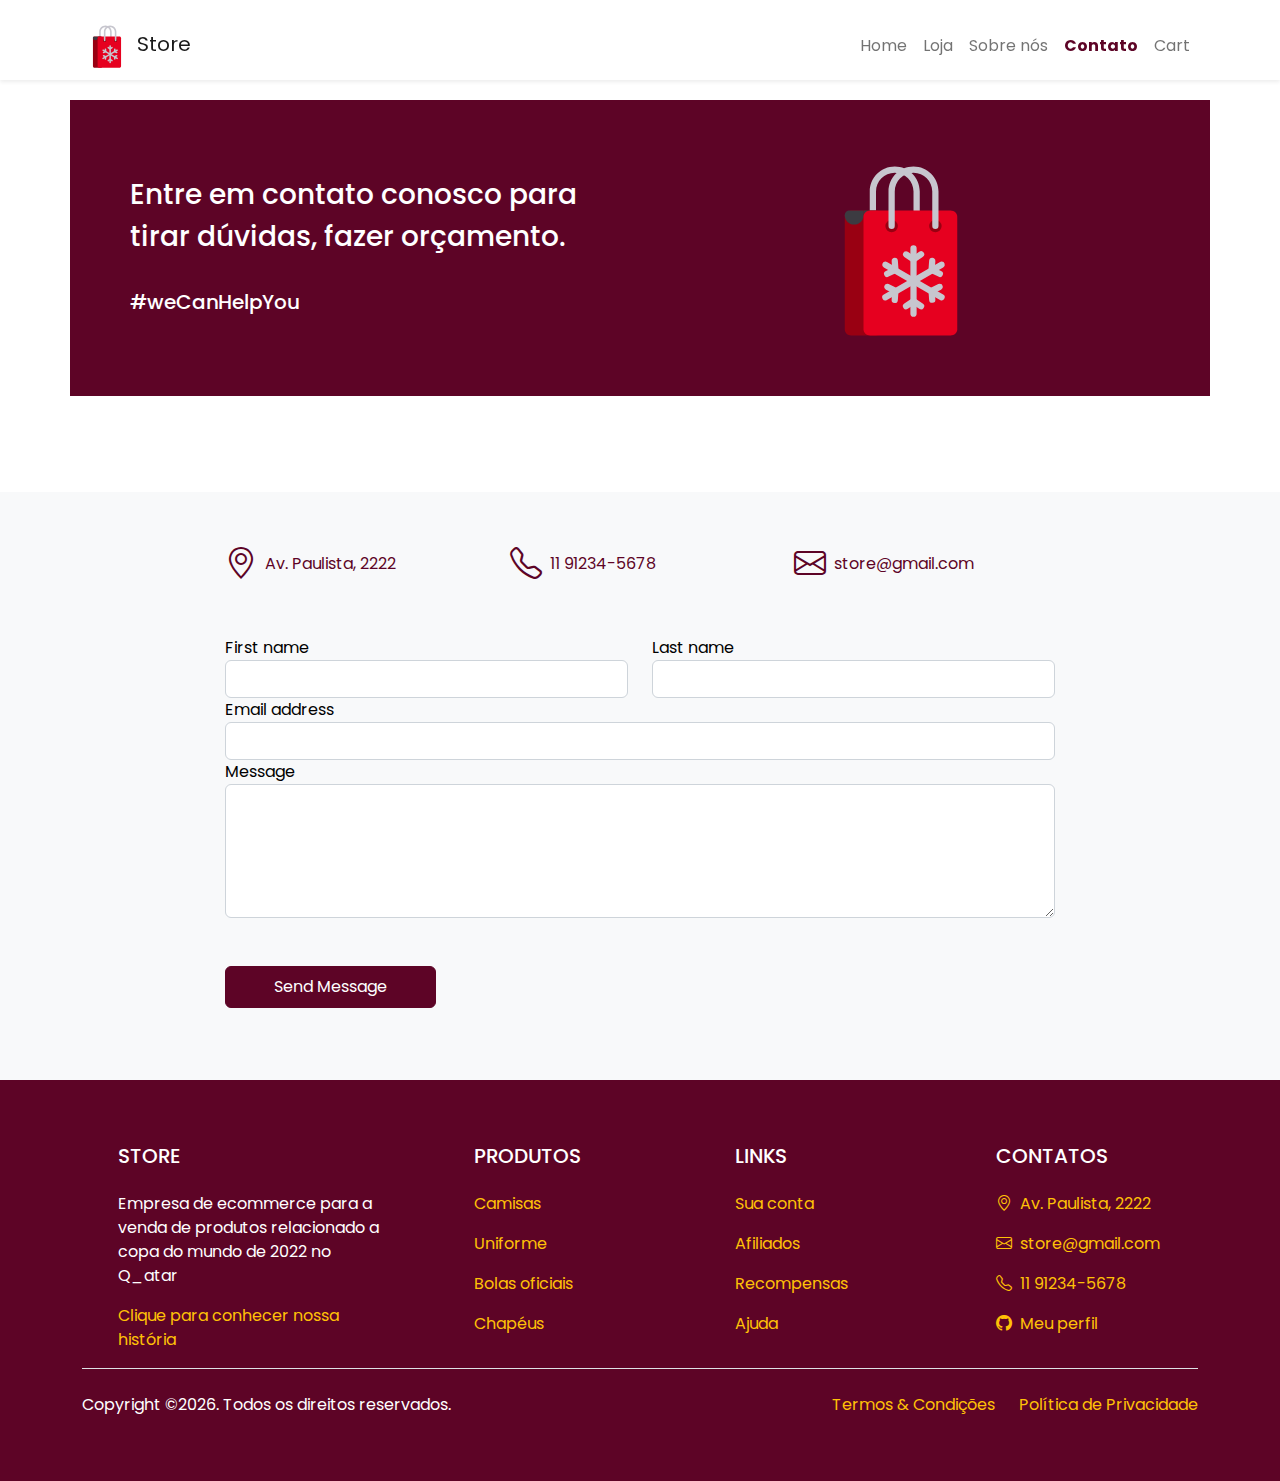
<file: pages/contact.html>
<!DOCTYPE html>
<html lang="pt-br">
  <head>
    <meta charset="UTF-8" />
    <meta http-equiv="X-UA-Compatible" content="IE=edge" />
    <meta name="viewport" content="width=device-width, initial-scale=1.0" />
    <link rel="stylesheet" href="../assets/css/bootstrap.min.css" />
    <link rel="stylesheet" href="https://cdn.jsdelivr.net/npm/bootstrap-icons@1.9.1/font/bootstrap-icons.css">
    <link
      rel="shortcut icon"
      href="../assets/images/favicon.ico"
      type="image/x-icon"
    />
    <link rel="stylesheet" href="../assets//css/style.css" />
    <title>Store Qat_ar 2022</title>
  </head>
  <body>
    <!-- start menu -->
    <nav
      class="navbar navbar navbar-expand-md pt-3 pb-1 shadow-sm fixed-top bg-second"
      arial-label="store navigation bar"
    >
      <div class="container-lg">
        <a class="navbar-brand " href="index.html">
          <img src="../assets/images/logo.svg" alt="Logo da Store" style="width: 50px;"/>
          <span>Store</span>
        </a>

        <button
          class="navbar-toggler"
          type="button"
          data-bs-toggle="collapse"
          data-bs-target="#navbars"
          aria-controls="navbars"
          aria-expanded="false"
          aria-label="Toggle navigation"
        >
          
          <svg class="navbar-toggler-icon" xmlns="http://www.w3.org/2000/svg" fill="none" viewBox="0 0 24 24" stroke-width="1.5" stroke="currentColor">
            <path stroke-linecap="round" stroke-linejoin="round" d="M3.75 6.75h16.5M3.75 12h16.5m-16.5 5.25h16.5" />
          </svg>
          
        </button>

        <div class="collapse navbar-collapse" id="navbars">
          <ul class="custom-navbar-nav navbar-nav ms-auto mb-2 mb-md-0">
            <li><a class="nav-link" href="index.html">Home</a></li>
            <li><a class="nav-link" href="store.html">Loja</a></li>
            <li><a class="nav-link" href="about.html">Sobre nós</a></li>
            <li><a class="nav-link active" href="contact.html">Contato</a></li>
            <li><a class="nav-link" href="cart.html">Cart</a></li>
          </ul>
        </div>
      </div>
    </nav>
    <!-- end menu-->


    
    <!-- start carousel -->
    <div class="container my-5 py-5 ">
      <div class="row justify-content-center align-items-center mt-1 bg-primary p-5">
        <div class="col-12 col-md-6">
          <p class="text-white h3 pb-4 lh-base">Entre em contato conosco para tirar dúvidas, fazer orçamento.</p>
          <p class="text-white h5">#weCanHelpYou</p>
        </div>
        <div class="col-12 col-md-6 d-flex justify-content-center align-items-center">
          <img src="../assets/images/logo.svg" class="img-fluid mw-100" style="width: 200px;" alt="logo">
        </div>
      </div>
    </div>
    <!-- end carousel -->

    <!-- start section contact -->
    <div class="container-fluid bg-light">

      <div class="py-5">
        <div class="row justify-content-center">
          <div class="col-md-8 col-lg-8 pb-4">
            <div class="row mb-5">
              <div class="col-lg-4">
                <div class="text-primary d-flex gap-2 align-items-center">
                  <i class="bi bi-geo-alt icon"></i>Av. Paulista, 2222</a>
                </div>
              </div>
              <div class="col-lg-4">
                <div class="text-primary d-flex gap-2 align-items-center">
                  <i class="bi bi-telephone icon">
                  </i>11 91234-5678</div>
              </div>
              <div class="col-lg-4">
                <div class="text-primary d-flex gap-2 align-items-center">
                  <i class="bi bi-envelope icon"></i>store@gmail.com
                </div>
              </div>
            </div>
            <form>
              <div class="row">
                <div class="col-6">
                  <div class="form-group">
                    <label class="text-black" for="fname">First name</label>
                    <input type="text" class="form-control" id="fname">
                  </div>
                </div>
                <div class="col-6">
                  <div class="form-group">
                    <label class="text-black" for="lname">Last name</label>
                    <input type="text" class="form-control" id="lname">
                  </div>
                </div>
              </div>
              <div class="form-group">
                <label class="text-black" for="email">Email address</label>
                <input type="email" class="form-control" id="email">
              </div>
              <div class="form-group mb-5">
                <label class="text-black" for="message">Message</label>
                <textarea name="" class="form-control" id="message" cols="30" rows="5"></textarea>
              </div>
              <button type="submit" class="btn btn-primary py-2 px-5">Send Message</button>
            </form>
          </div>

        </div>

      </div>

    </div>
    <!-- end section contact -->


    <!-- start footer -->
    <footer class="bg-primary py-5">
      <div class="container  text-md-left ">
        <div class="row text-md-left">
          <div class="col-md-3 col-lg-3 col-xl-3 mx-auto mt-3">
            <p class="h5 w-bold text-uppercase text-white mb-4">Store</p>
            <p class="text-white">
              Empresa de ecommerce para a venda de produtos relacionado a copa do mundo de 2022 no  Q_atar
            </p>
            <p><a href="about.html" class="text-warning mb-3">Clique para conhecer nossa história</a></p>
          </div>
          <div class="col-md-2 col-lg-2 col-xl-2 mx-auto mt-3">
            <p class="h5 w-bold text-uppercase text-white mb-4">Produtos</p>
            <p>
              <a href="store.html#t-shirts" class="text-warning">Camisas</a>
            </p>
            <p>
              <a href="store.html#uniforms" class="text-warning">Uniforme</a>
            </p>
            <p>
              <a href="store.html#balls" class="text-warning">Bolas oficiais</a>
            </p>
            <p>
              <a href="store.html#hats" class="text-warning">Chapéus</a>
            </p>
          </div>

          <div class="col-md-3 col-lg-2 col-xl-2 mx-auto mt-3">
            <p class="h5 w-bold text-uppercase text-white mb-4">Links</p>
            <p>
              <a href="#" class="text-warning">Sua conta</a>
            </p>
            <p>
              <a href="#" class="text-warning">Afiliados</a>
            </p>
            <p>
              <a href="#" class="text-warning">Recompensas</a>
            </p>
            <p>
              <a href="#" class="text-warning">Ajuda</a>
            </p>
          </div>

          <div class="col-md-3 col-lg-2 col-xl-2 mx-auto mt-3">
            <p class="h5 w-bold text-uppercase text-white mb-4">Contatos</p>
            <p>
              <a href="#" class="text-warning d-flex gap-2"><i class="bi bi-geo-alt"></i>Av. Paulista, 2222</a>
            </p>
            <p>
              <a href="#" class="text-warning d-flex gap-2"><i class="bi bi-envelope"></i>store@gmail.com</a>
            </p>
            <p>
              <a href="#" class="text-warning d-flex gap-2"><i class="bi bi-telephone"></i>11 91234-5678</a>
            </p>
            <p>
              <a href="https://github.com/Jabes-Enock" target="_blank" class="text-warning d-flex gap-2"><i class="bi bi-github"></i>Meu perfil</a>
            </p>
          </div>
        </div>
        <div class="border-top">
					<div class="row pt-4">
						<div class="col-lg-6">
							<p class="mb-2 text-center text-lg-start text-white">Copyright &copy;<script>document.write(new Date().getFullYear());</script>. Todos os direitos reservados.</a></p>
						</div>

						<div class="col-lg-6 text-center text-lg-end">
							<ul class="list-unstyled d-inline-flex ms-auto">
								<li class="me-4"><a href="#"  class="text-warning">Termos &amp; Condições</a></li>
								<li ><a href="#" class="text-warning">Política de Privacidade</a></li>
							</ul>
						</div>

					</div>
				</div>
      </div>
      
    </footer>
    <!-- end footer -->

    <script src="../js/bootstrap.bundle.min.js"></script>
  </body>
</html>
</file>
<file: assets/css/style.css>
@import url('https://fonts.googleapis.com/css2?family=Poppins:wght@300&display=swap');



body {
  font-family: 'Poppins', sans-serif;
}

a {
  text-decoration: none;
}

:root {
  --primary-color: #5D0426;
  --second-color: white;
}

.bg-primary {
  background-color: var(--primary-color) !important;
}

.bg-second {
  background-color: var(--second-color) !important;
}

.text-primary {
  color: var(--primary-color) !important;
}

.text-warning:hover {
  color: var(--second-color) !important;
}

.text-green {
  color: #16B323;
}

.text-yellow {
  color: #EFD200;
}

.navbar-nav .nav-link.active {
  color: var(--primary-color);
  font-weight: bold;
}

.navbar-toggler {
  border: none;
}

.btn-outline-primary-banner {
    --bs-btn-color: var(--second-color) !important;
    --bs-btn-border-color: var(--second-color) !important;
    --bs-btn-hover-color: var(--primary-color);
    --bs-btn-hover-bg: var(--second-color) !important;
    --bs-btn-hover-border-color: var(--second-color) !important;
    --bs-btn-focus-shadow-rgb: 13,110,253;
    --bs-btn-active-color: var(--primary-color);
    --bs-btn-active-bg: var(--second-color) !important;
    --bs-btn-active-border-color: var(--second-color) !important;
    --bs-btn-active-shadow: inset 0 3px 5px rgba(0, 0, 0, 0.125);
    --bs-btn-disabled-color: var(--second-color) !important;
    --bs-btn-disabled-bg: transparent;
    --bs-btn-disabled-border-color: var(--second-color) !important;
    --bs-gradient: none;
}

.btn-primary {
  --bs-btn-color: #fff;
  --bs-btn-bg: var(--primary-color);
  --bs-btn-border-color: var(--primary-color);
  --bs-btn-hover-color: var(--primary-color);
  --bs-btn-hover-bg: var(--second-color);
  --bs-btn-hover-border-color: var(--primary-color);
  --bs-btn-focus-shadow-rgb: 49,132,253;
  --bs-btn-active-color: #fff;
  --bs-btn-active-bg: var(--primary-color);
  --bs-btn-active-border-color: var(--primary-color);
  --bs-btn-active-shadow: inset 0 3px 5px rgba(0, 0, 0, 0.125);
  --bs-btn-disabled-color: #fff;
  --bs-btn-disabled-bg: var(--primary-color);
  --bs-btn-disabled-border-color: var(--primary-color);
}


/* footer */
footer svg {
  width: 20px;
  
}


.icon {
  font-size: 32px;
}
</file>
